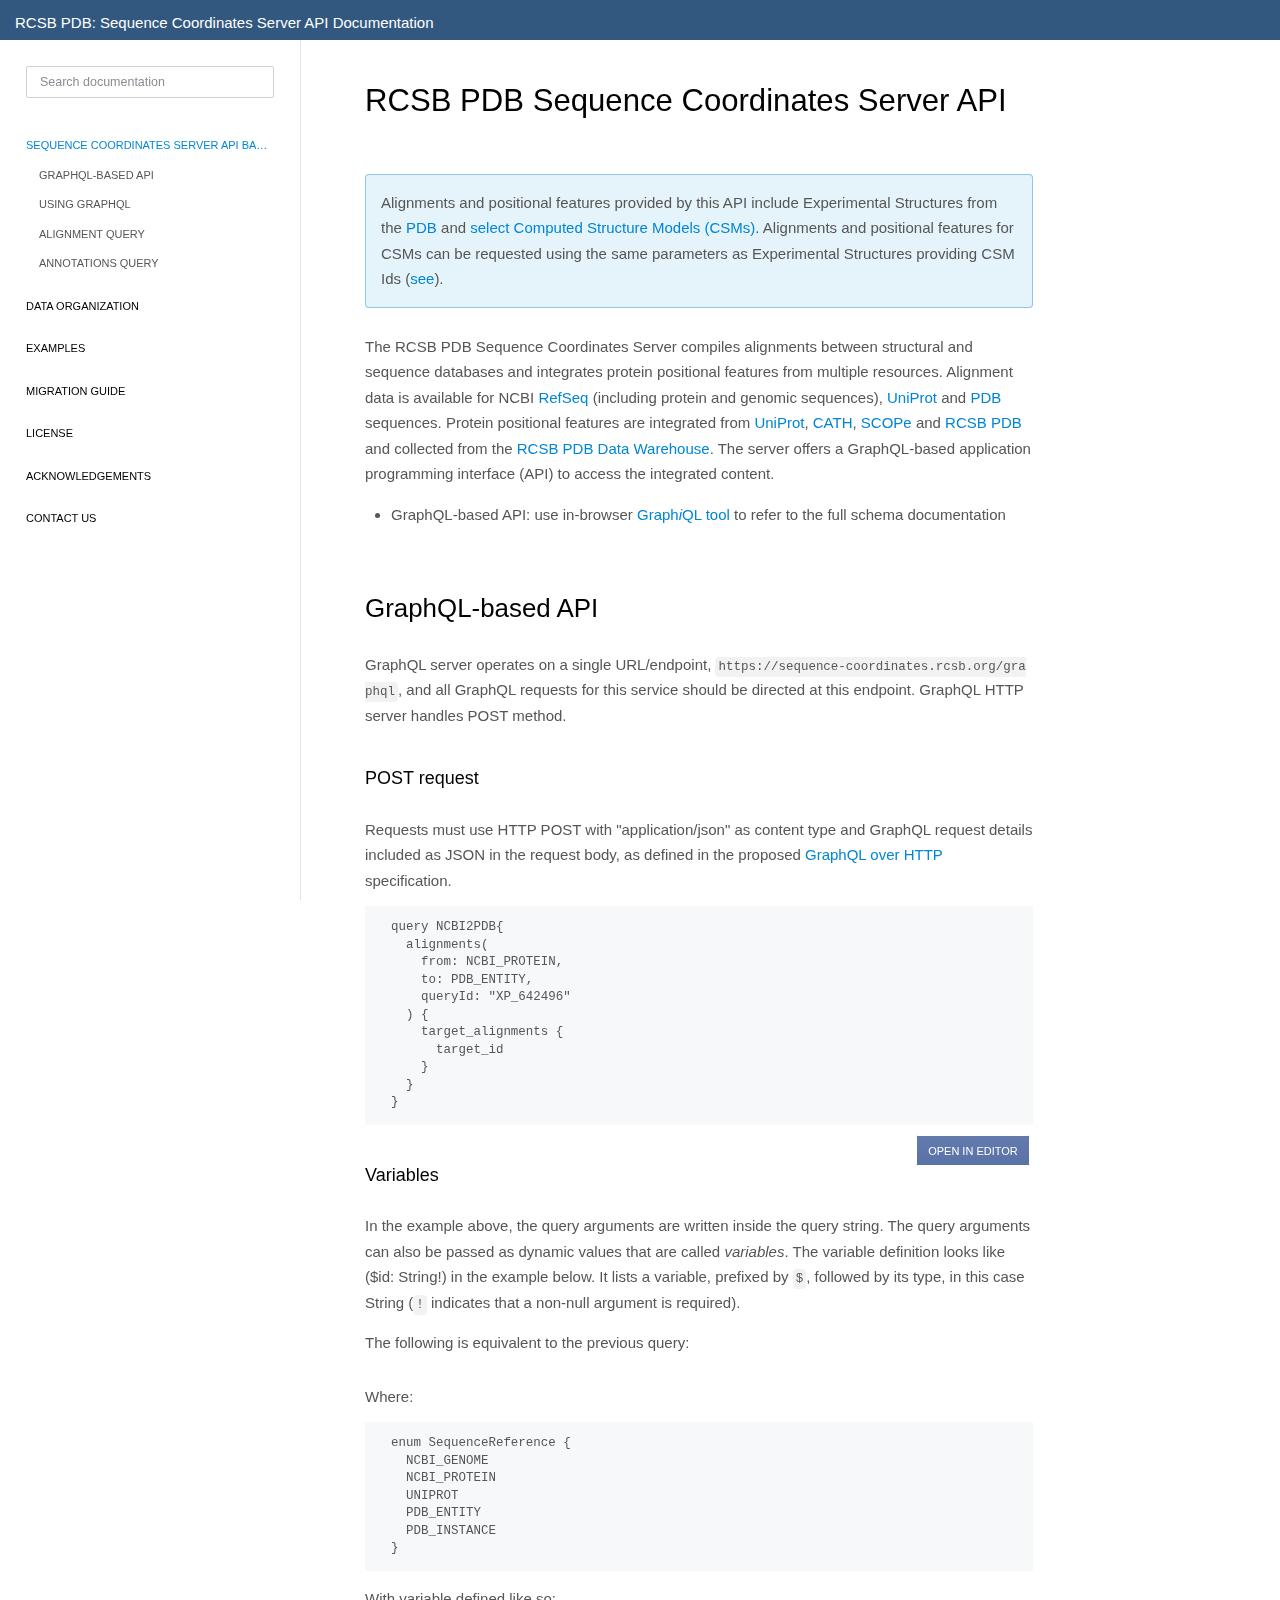
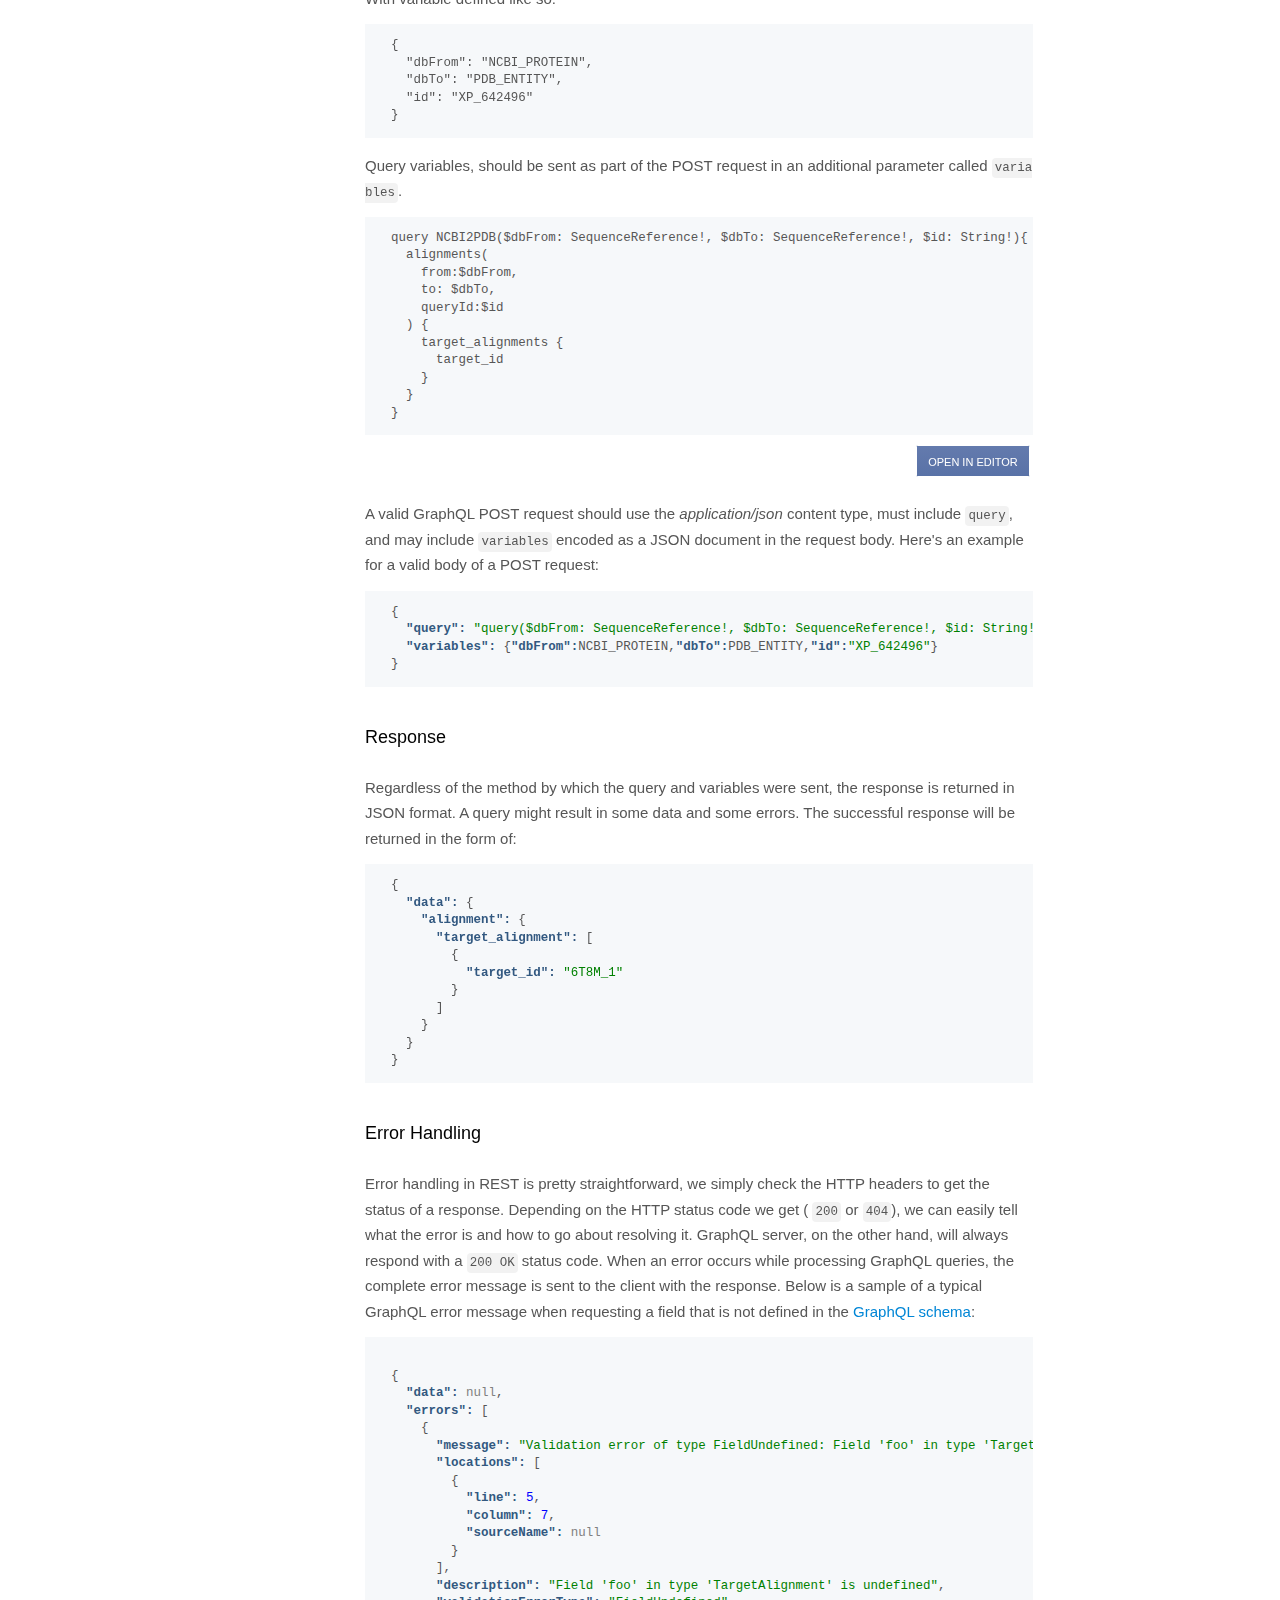
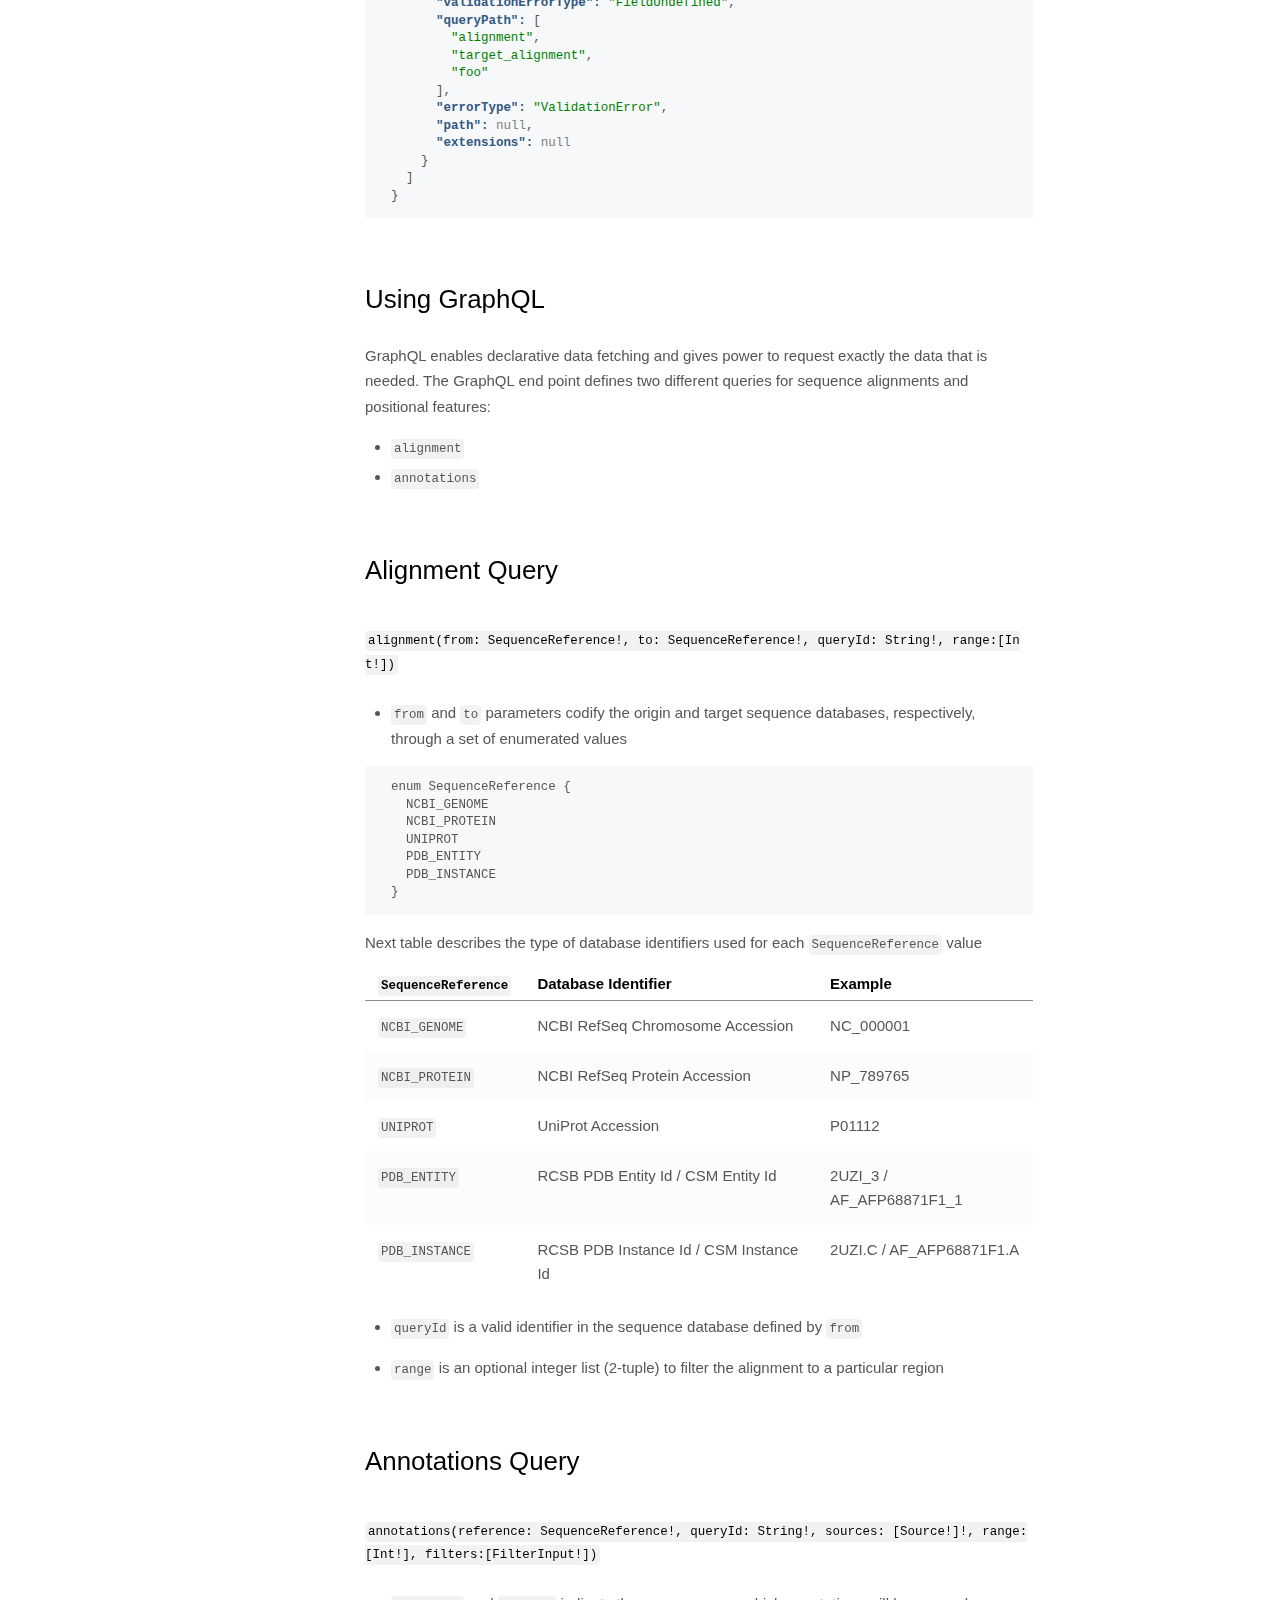
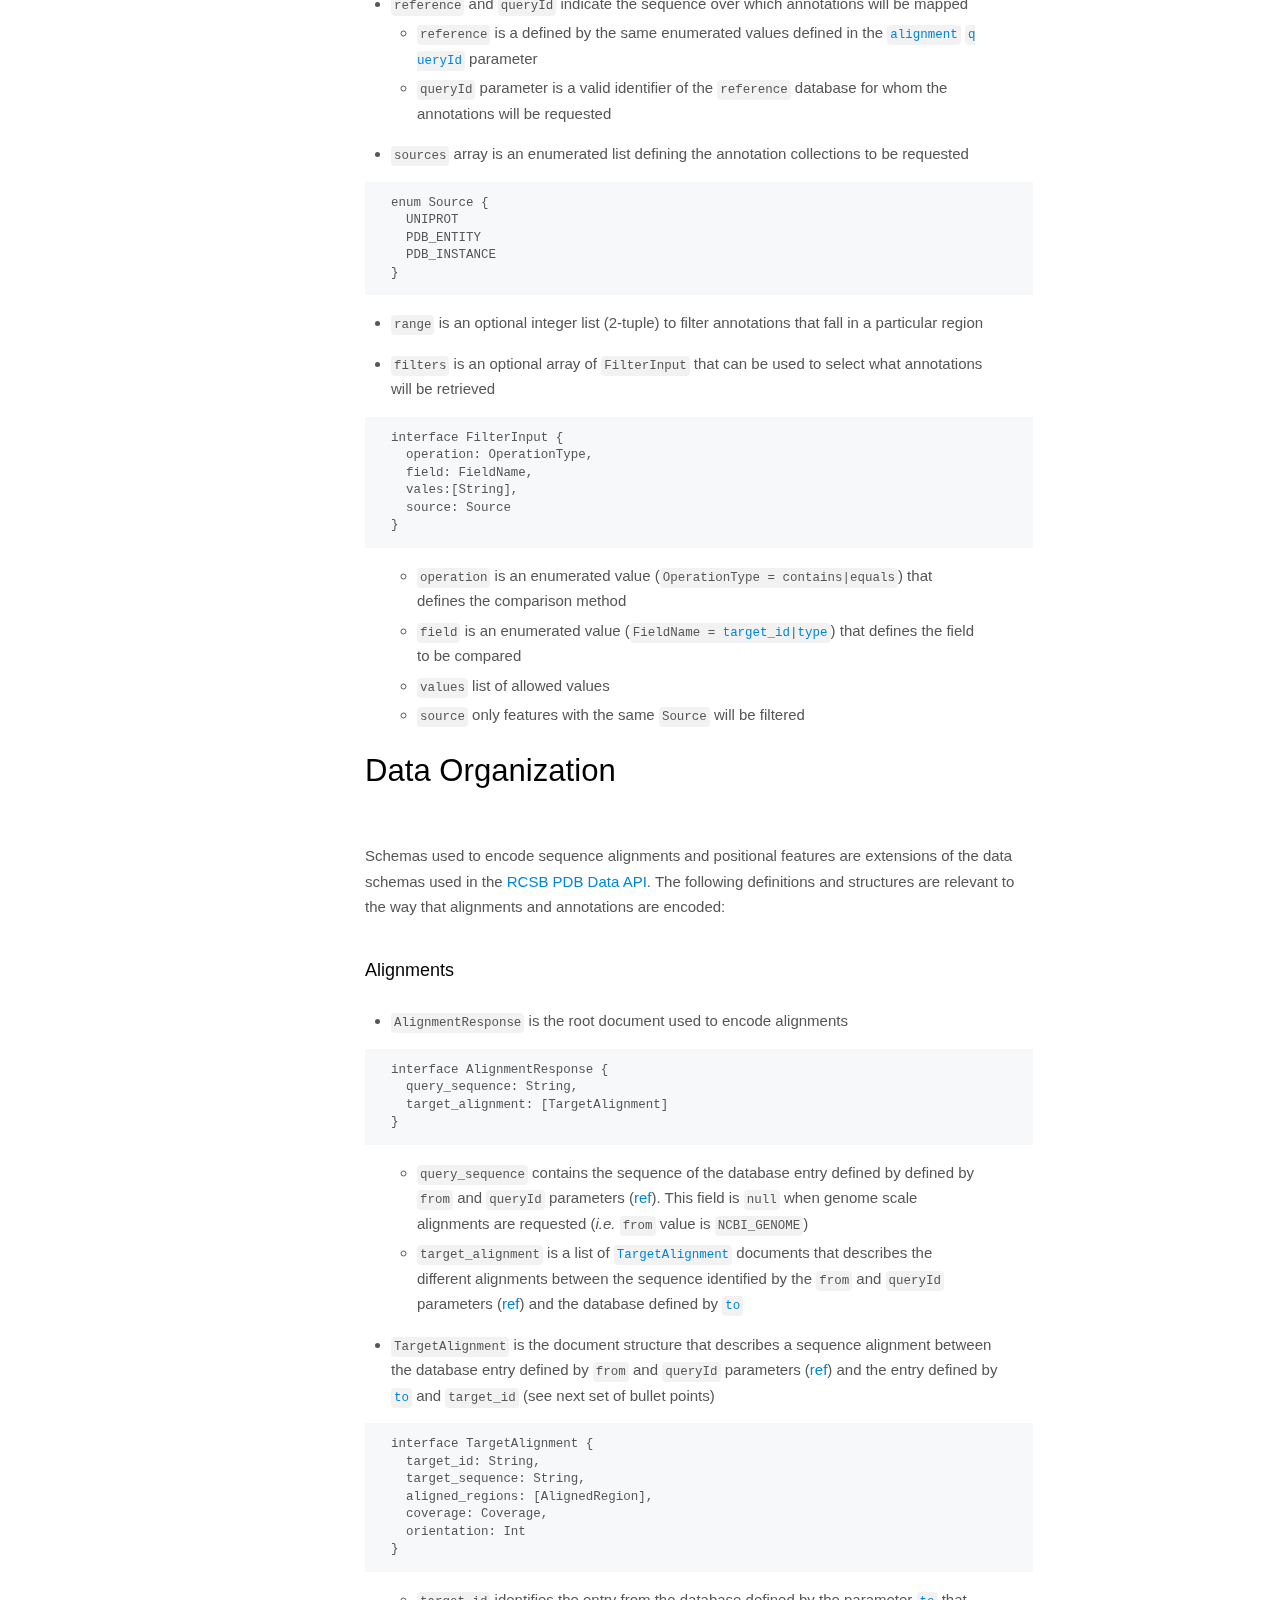
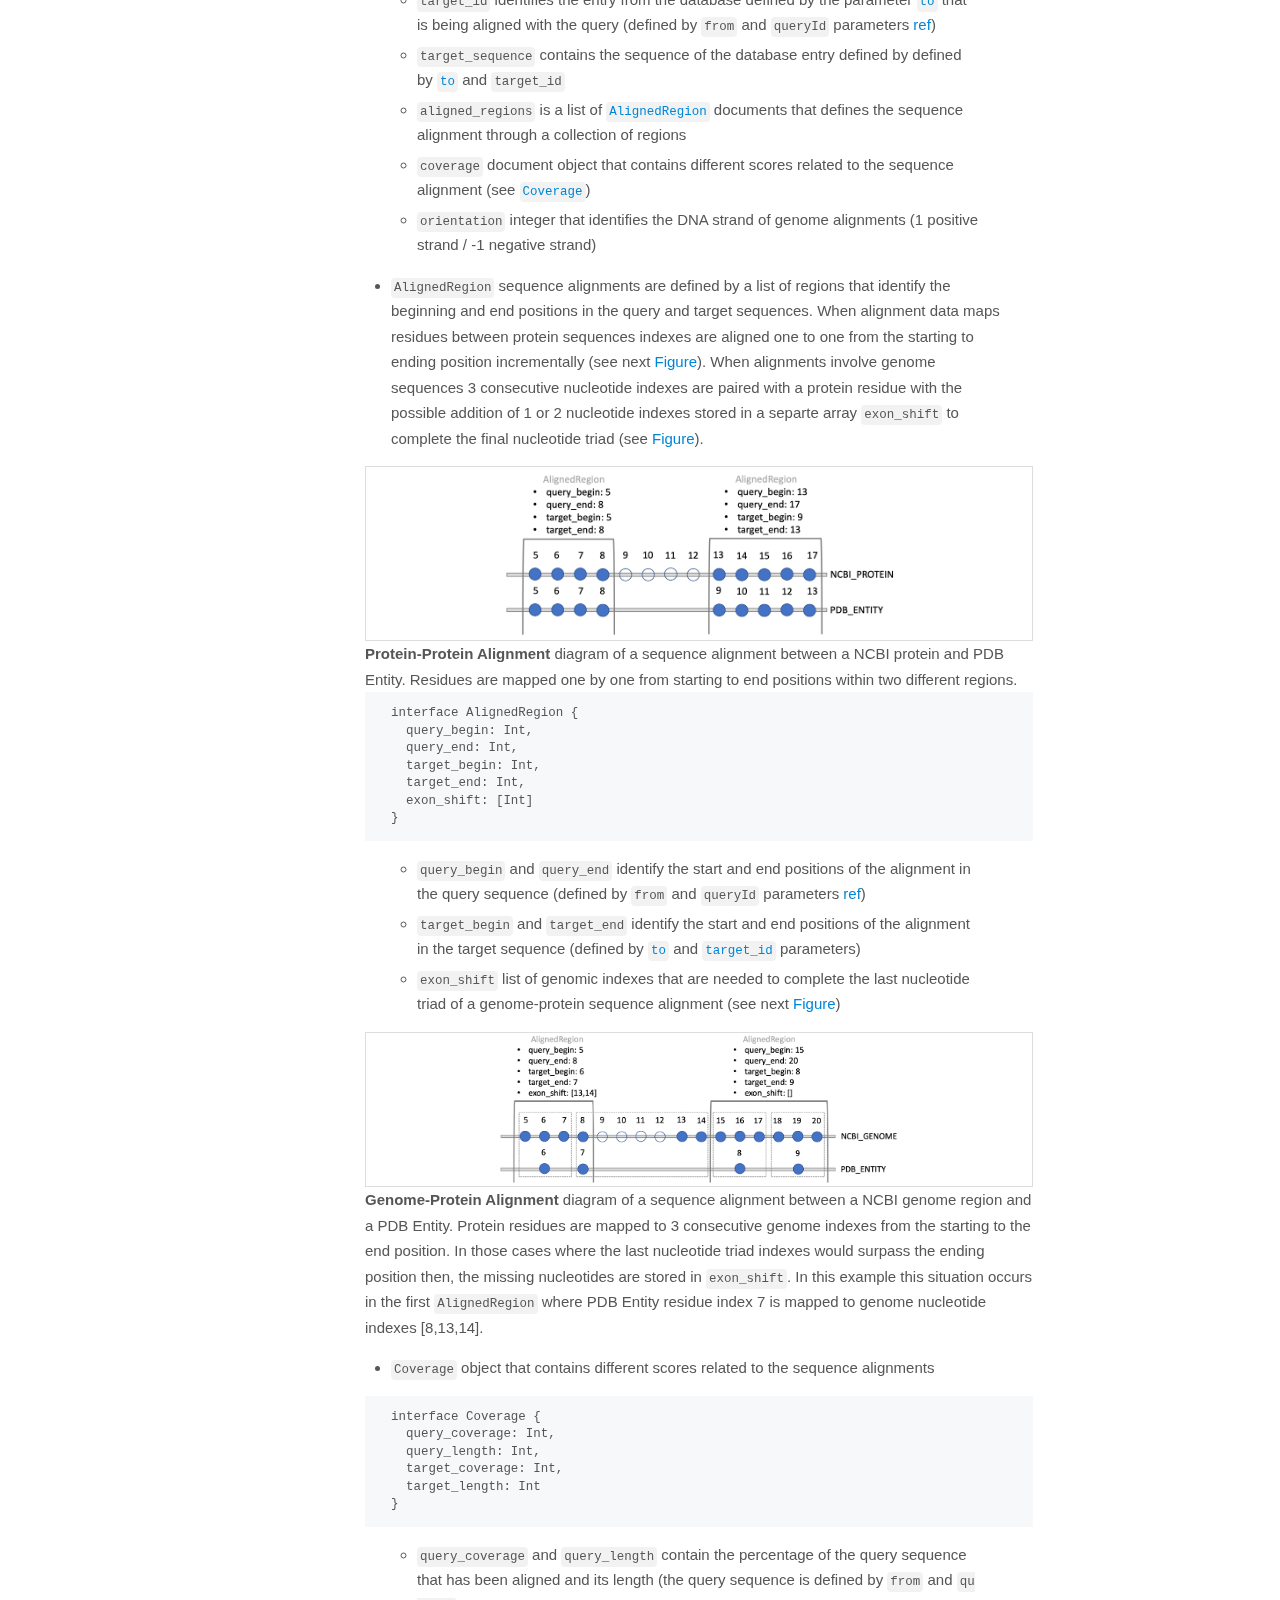
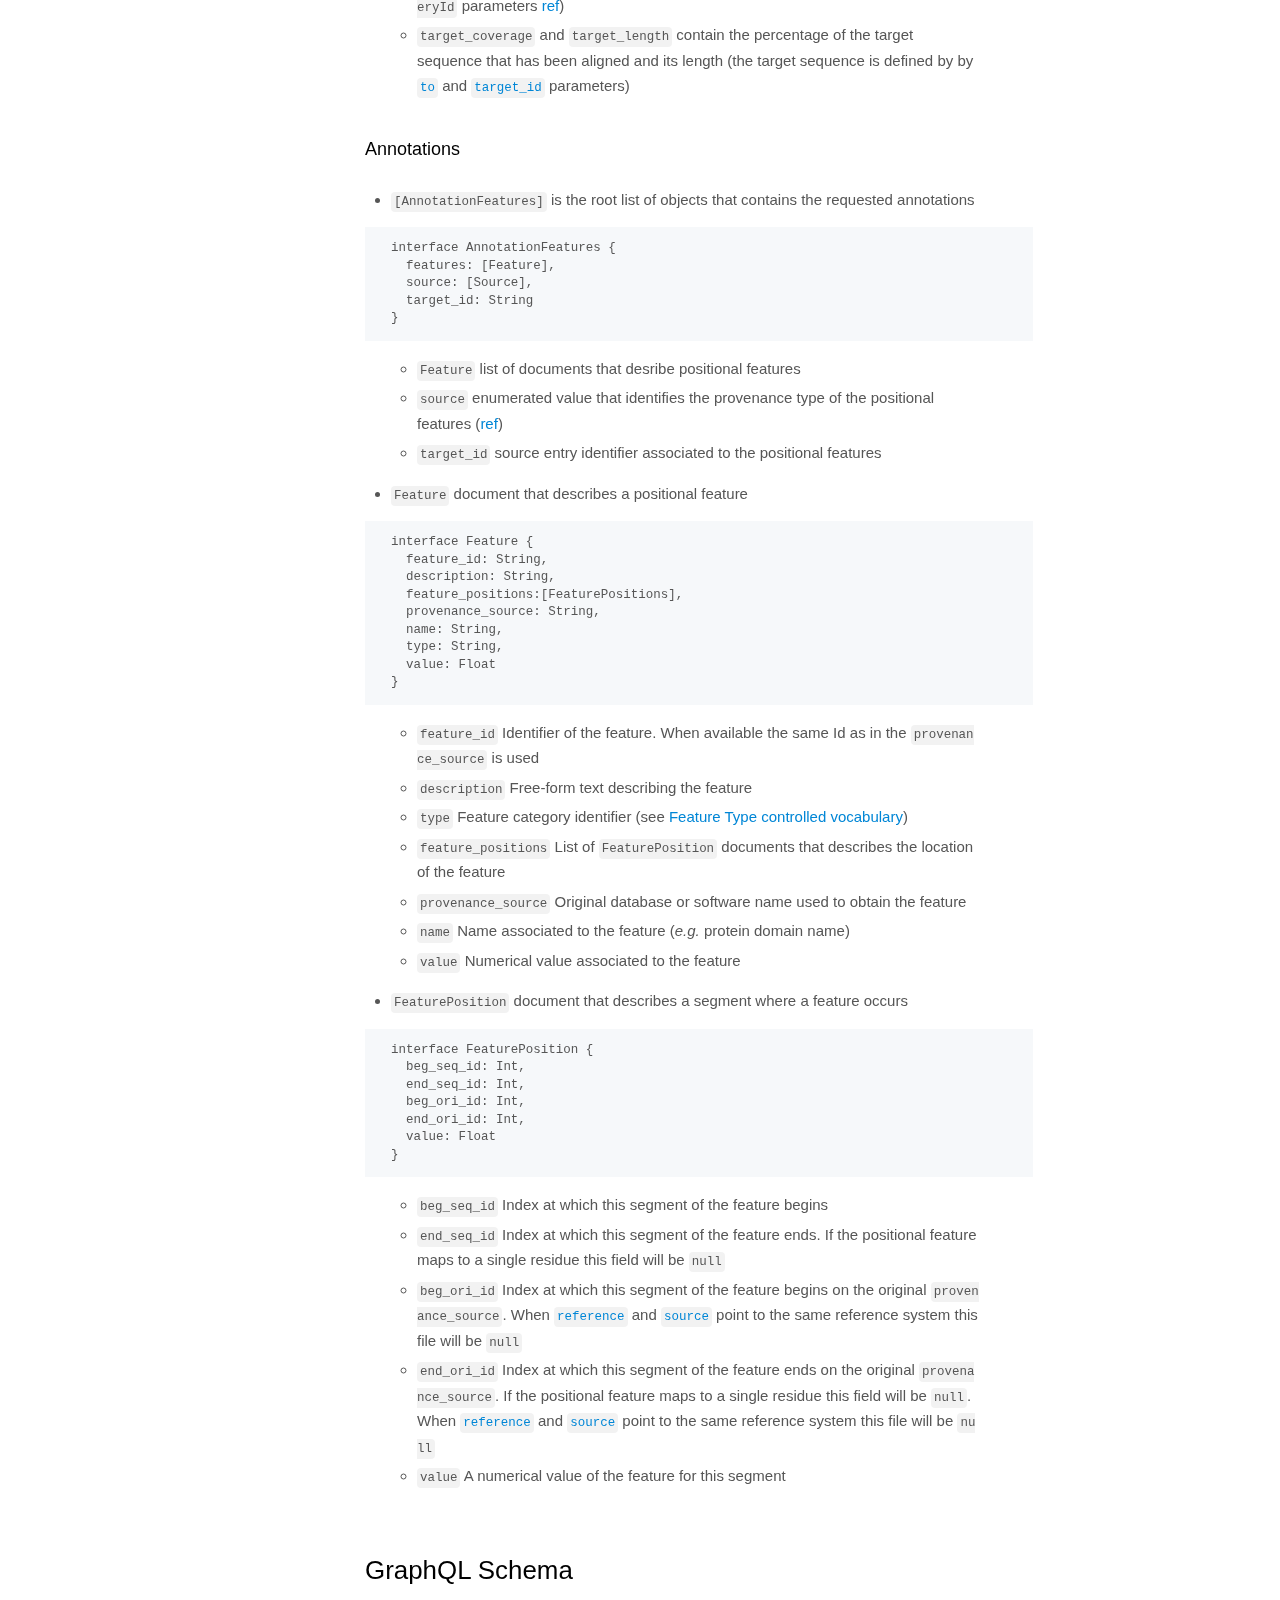
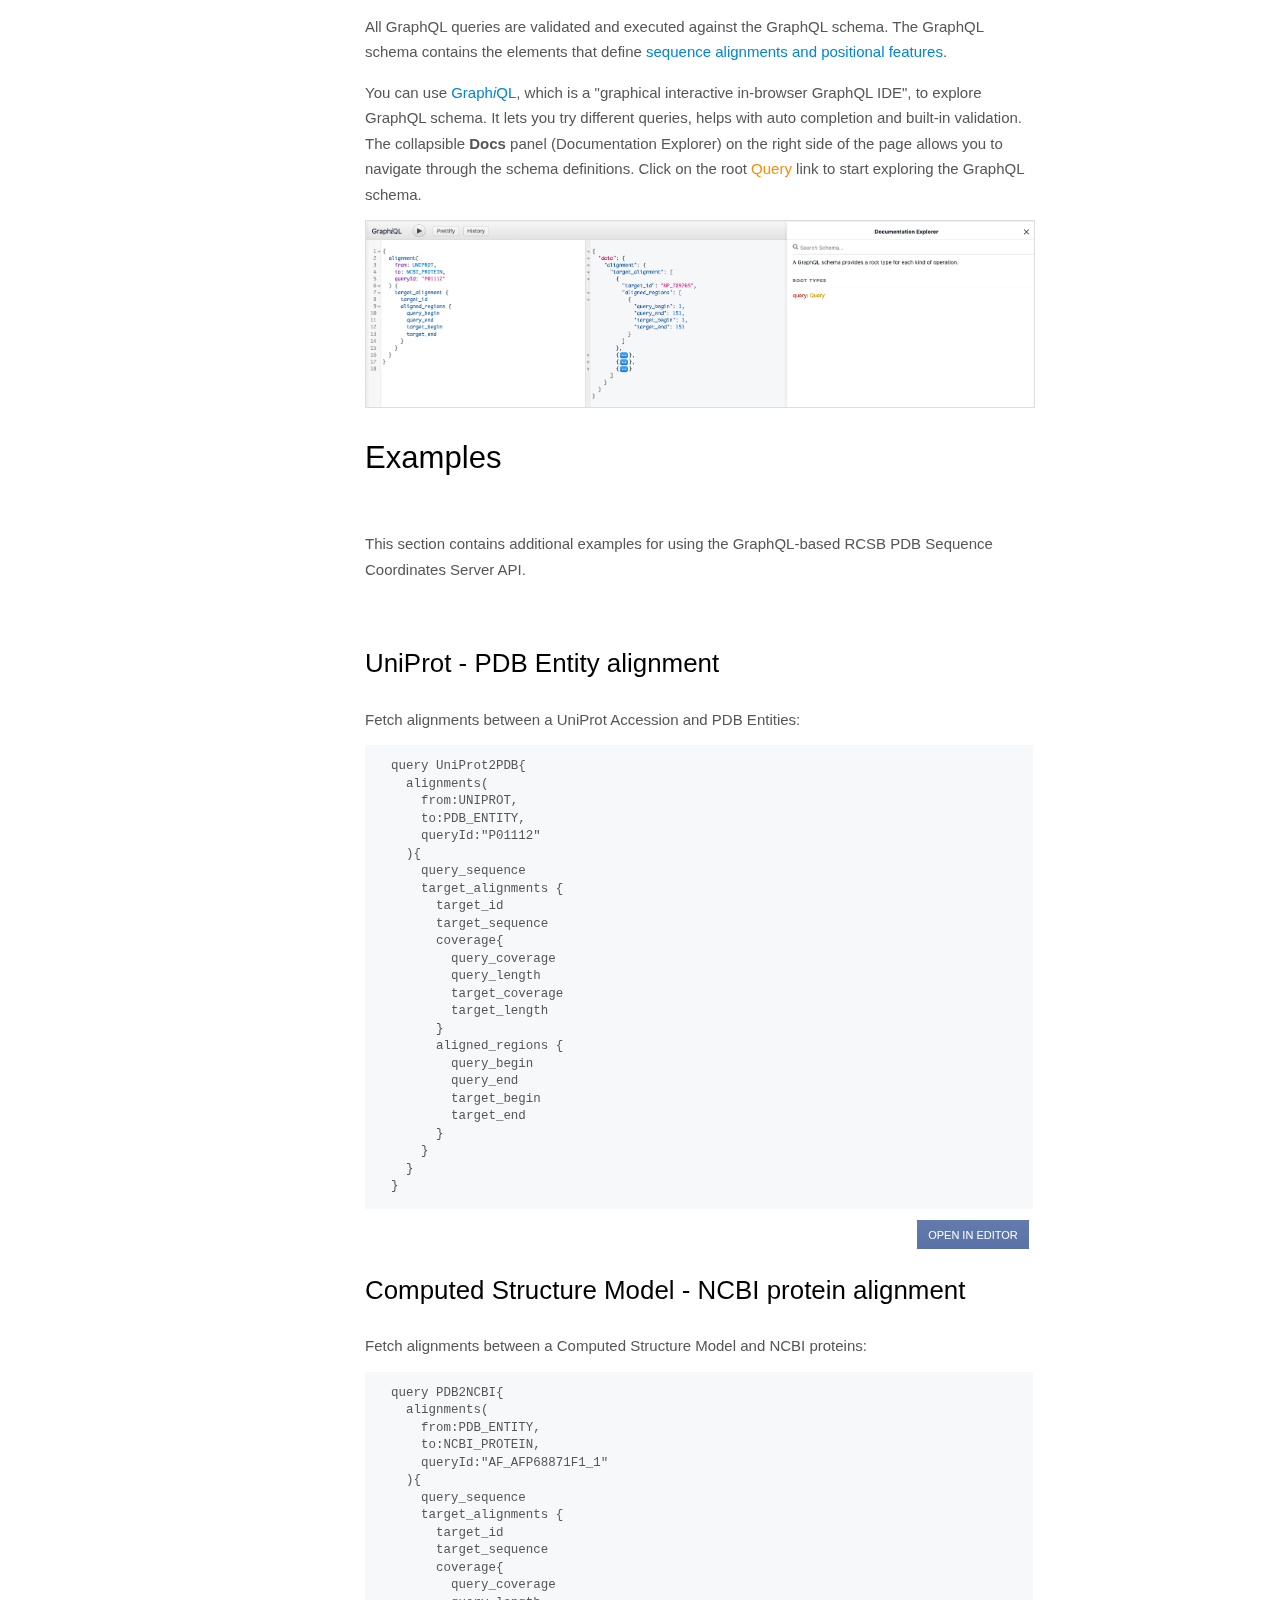
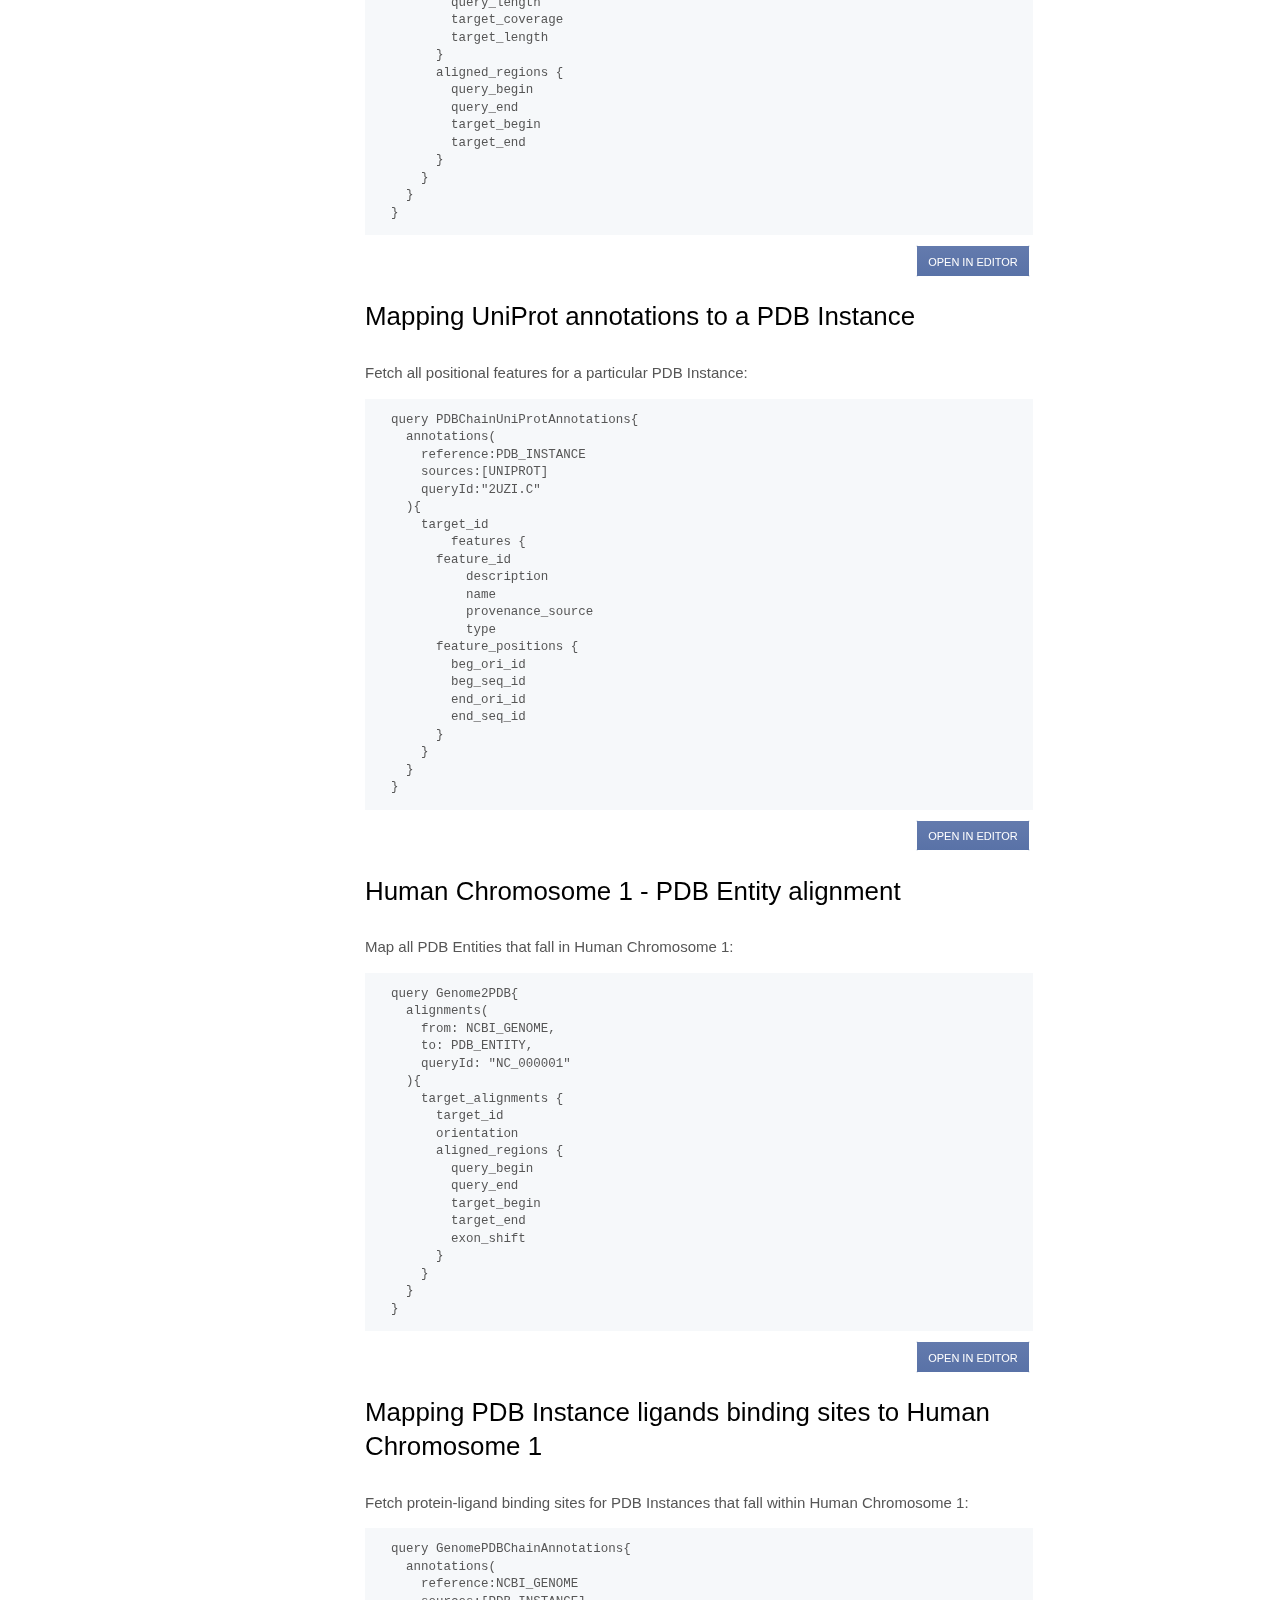
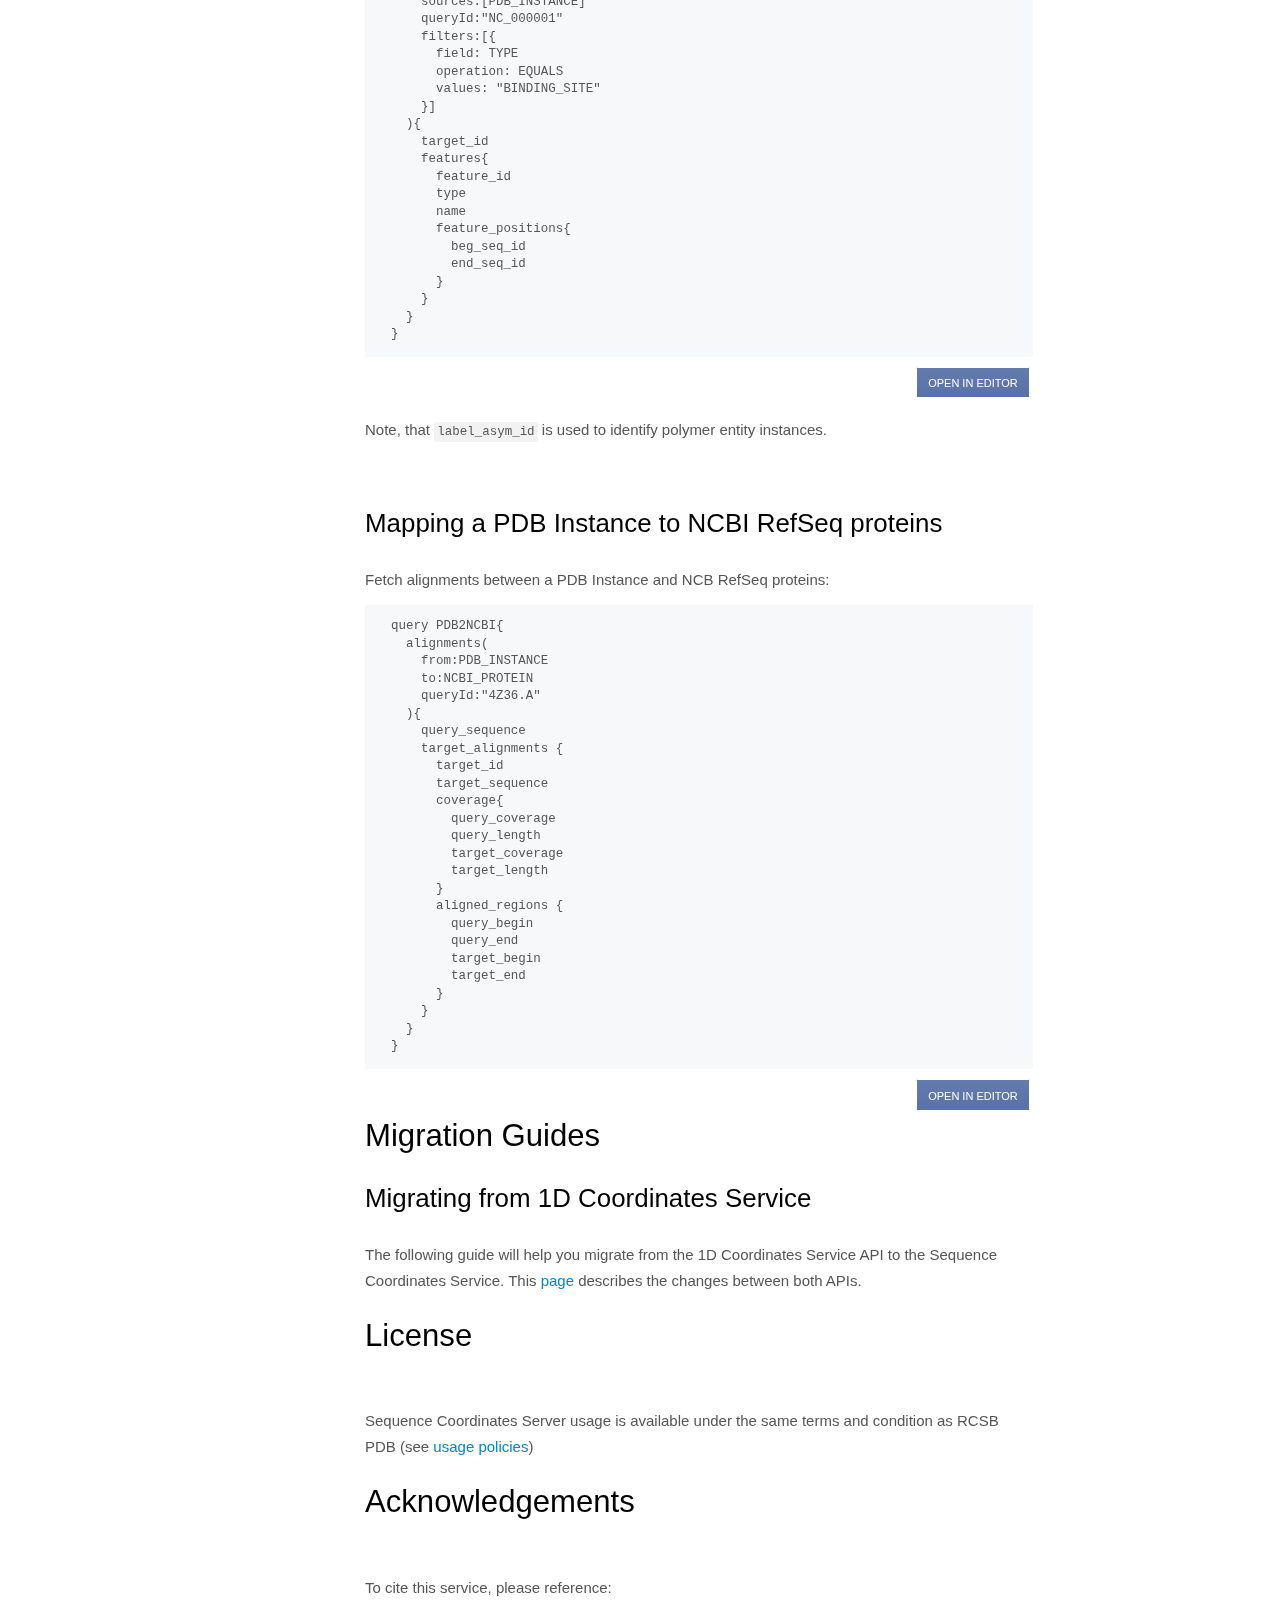
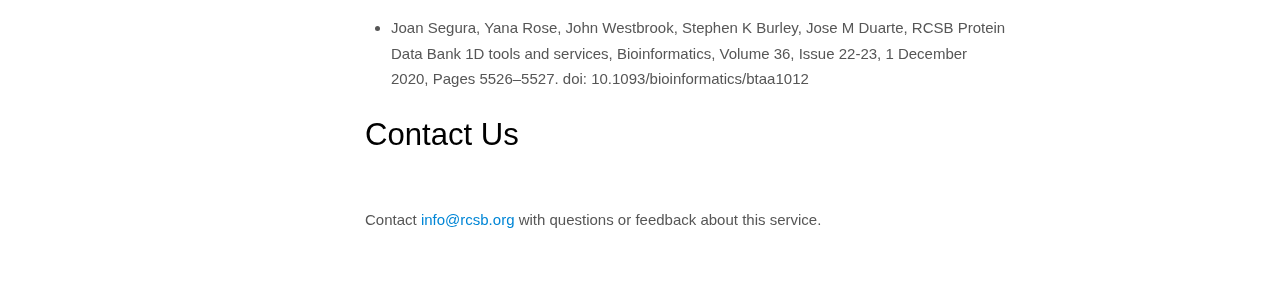
<file: src/main/resources/static/index.html>
<!DOCTYPE html>
<html lang="en" xmlns="http://www.w3.org/1999/html">
<head>
    <meta charset="utf-8">
    <meta content="IE=edge,chrome=1" http-equiv="X-UA-Compatible">
    <meta name="viewport" content="width=device-width, initial-scale=1, maximum-scale=1">
    <title>RCSB PDB Sequence Coordinate Server API: Understanding and Using</title>

    <link href="./docs/assets/screen.css" rel="stylesheet" media="screen">
    <link href="./docs/assets/print.css" rel="stylesheet" media="print">

    <script src="./docs/assets/helpers.js"></script>
</head>

<body data-languages="[&quot;shell&quot;]">

<div class="docs-header">
    <p class="docs-title">RCSB PDB: Sequence Coordinates Server API Documentation</p>
</div>

<div class="toc-wrapper">
    <div class="toc-header">
        <div class="search">
            <label for="input-search"></label><input type="text" class="search" id="input-search" placeholder="Search documentation">
        </div>
        <ul class="search-results">
            <li><a href="#sequence-coordinates-api">Sequence Coordinates Server API Basics</a></li>
            <li><a href="#gql-api">GraphQL-based API</a></li>
            <li><a href="#gql-use">Using GraphQL</a></li>
            <li><a href="#gql-alignment">Alignment Query</a></li>
            <li><a href="#gql-alignment">Annotations Query</a></li>
            <li><a href="#data-organization">Data Organization</a></li>
            <li><a href="#gql-schema">GraphQL Schema</a></li>
            <li><a href="#examples">Examples</a></li>
            <li><a href="#gql-example-1">PDB - UniProt Alignments</a></li>
            <li><a href="#gql-example-6">CSM - NCBI Protein Alignment</a></li>
            <li><a href="#gql-example-2">PDB Instance Features</a></li>
            <li><a href="#gql-example-3">Genome PDB Alignments</a></li>
            <li><a href="#gql-example-4">Genome PDB Features</a></li>
            <li><a href="#gql-example-5">PDB NCBI RefSeq Alignments</a></li>
            <li><a href="#migration-guides">Migration Guides</a></li>
            <li><a href="#license">License</a></li>
            <li><a href="#acknowledgements">Acknowledgements</a></li>
            <li><a href="#contact-us">Contact Us</a></li>
        </ul>
    </div>
    <div id="toc" class="toc-list-h1">
        <li>
            <a href="#sequence-coordinates-api" class="toc-h1 toc-link" data-title="sequence-coordinates-api">Sequence Coordinates Server API Basics</a>
            <ul class="toc-list-h2 active" style="display: block;">
                <li>
                    <a href="#gql-api" class="toc-h2 toc-link" data-title="gql-api">GraphQL-based API</a>
                </li>
                <li>
                    <a href="#gql-use" class="toc-h2 toc-link" data-title="gql-use">Using GraphQL</a>
                </li>
                <li>
                    <a href="#gql-alignment" class="toc-h2 toc-link" data-title="gql-alignment">Alignment Query</a>
                </li>
                <li>
                    <a href="#gql-annotations" class="toc-h2 toc-link" data-title="gql-annotations">Annotations Query</a>
                </li>
            </ul>
        </li>
        <li>
            <a href="#data-organization" class="toc-h1 toc-link" data-title="data-organization">Data Organization</a>
            <ul class="toc-list-h2 active" style="display: block;">
                <li>
                    <a href="#gql-schema" class="toc-h2 toc-link" data-title="gql-schema">GraphQL Schema</a>
                </li>
            </ul>
        </li>

        <li>
            <a href="#examples" class="toc-h1 toc-link" data-title="examples">Examples</a>
            <ul class="toc-list-h2" style="display: none;">
                <li>
                    <a href="#gql-example-1" class="toc-h2 toc-link" data-title="gql-example-1">PDB - UniProt Alignments</a>
                </li>
                <li>
                    <a href="#gql-example-6" class="toc-h2 toc-link" data-title="gql-example-6">CSM - NCBI Protein Alignment</a>
                </li>
                <li>
                    <a href="#gql-example-2" class="toc-h2 toc-link" data-title="gql-example-2">PDB Instance Features</a>
                </li>
                <li>
                    <a href="#gql-example-3" class="toc-h2 toc-link" data-title="gql-example-3">Genome PDB Alignments</a>
                </li>
                <li>
                    <a href="#gql-example-4" class="toc-h2 toc-link" data-title="gql-example-4">Genome PDB Features</a>
                </li>
                <li>
                    <a href="#gql-example-5" class="toc-h2 toc-link" data-title="gql-example-5">PDB NCBI RefSeq Alignments</a>
                </li>
            </ul>
        </li>
        <li>
            <a href="#migration-guide" class="toc-h1 toc-link" data-title="migration-guide">Migration Guide</a>
            <ul class="toc-list-h2 active" style="display: block;">
                <li>
                    <a href="#migration-1d-seq" class="toc-h2 toc-link" data-title="migration-1d-seq">Migrating from 1D Coordinates Service</a>
                </li>
            </ul>
        </li>
        <li>
            <a href="#license" class="toc-h1 toc-link" data-title="data-attributes">License</a>
        </li>
        <li>
            <a href="#acknowledgements" class="toc-h1 toc-link" data-title="acknowledgements">Acknowledgements</a>
        </li>
        <li>
            <a href="#contact-us" class="toc-h1 toc-link" data-title="contact-us">Contact Us</a>
        </li>
    </div>
</div>

<div class="main-page-wrapper">

    <div class="content">
        <h1 id="sequence-coordinates-api">RCSB PDB Sequence Coordinates Server API</h1>
        <aside>
            Alignments and positional features provided by this API include Experimental Structures from the <a href="https://www.rcsb.org/">PDB</a> and
            <a href="https://www.rcsb.org/docs/general-help/computed-structure-models-and-rcsborg#what-csms-are-available">select Computed Structure Models (CSMs)</a>.
            Alignments and positional features for CSMs can be requested using the same parameters as Experimental Structures providing CSM Ids (<a href="#gql-alignment">see</a>).
        </aside>
        <p>
            The RCSB PDB Sequence Coordinates Server compiles alignments between structural and sequence databases and integrates protein positional features from multiple resources.
            Alignment data is available for NCBI <a href="https://www.ncbi.nlm.nih.gov/refseq/" target="_blank">RefSeq</a> (including protein and genomic sequences), <a href="https://www.uniprot.org" target="_blank">UniProt</a> and <a href="https://www.rcsb.org/" target="_blank">PDB</a> sequences.
            Protein positional features are integrated from <a href="https://www.uniprot.org" target="_blank">UniProt</a>, <a href="https://www.cathdb.info/">CATH</a>, <a href="https://scop.berkeley.edu" target="_blank">SCOPe</a> and <a href="https://www.rcsb.org/" target="_blank">RCSB PDB</a>
            and collected from the <a href="https://data.rcsb.org" target="_blank">RCSB PDB Data Warehouse</a>.
            The server offers a GraphQL-based application programming interface (API) to access the integrated content.
        </p>
        <ul>
            <li>
                GraphQL-based API: use in-browser <a href="/graphiql/index.html" target="_blank">Graph<i>i</i>QL tool</a>
                to refer to the full schema documentation
            </li>
        </ul>


        <h2 id="gql-api">GraphQL-based API</h2>
        <p>
            GraphQL server operates on a single URL/endpoint, <code>https://sequence-coordinates.rcsb.org/graphql</code>, and all
            GraphQL requests for this service should be directed at this endpoint. GraphQL HTTP server handles POST method.
        </p>

        <h5 id="gql-api-request">POST request</h5>
        <p>
            Requests must use HTTP POST with "application/json" as content type and GraphQL request details included as JSON in the request body,
            as defined in the proposed <a href="https://github.com/graphql/graphql-over-http/blob/main/spec/GraphQLOverHTTP.md">GraphQL over HTTP</a> specification.
        </p>
        <div id="gql-api-query-example"></div>
        <h5 id="gql-api-variables">Variables</h5>
        <p>
            In the example above, the query arguments are written inside the query string. The query
            arguments can also be passed as dynamic values that are called <i>variables</i>. The variable
            definition looks like ($id: String!) in the example below. It lists a variable, prefixed by <code>$</code>,
            followed by its type, in this case String (<code>!</code> indicates that a non-null argument is required).
        </p>
        <p>
            The following is equivalent to the previous query:
        </p>
        <div id="gql-api-query-with-variable"></div>
        <p>
            Where:
        </p>
        <div id="gql-api-sequence-reference-enum"></div>
        <p>
            With variable defined like so:
        </p>
        <div id="gql-api-query-variable"></div>
        <p>
            Query variables, should be sent as part of the POST request in an additional parameter
            called <code>variables</code>.
        </p>
        <div id="gql-api-query-example-with-vars"></div>
        <br/>
        <br/>
        <p>
            A valid GraphQL POST request should use the <i>application/json</i> content type,
            must include <code>query</code>, and may include <code>variables</code> encoded as a JSON document in the request body.
            Here's an example for a valid body of a POST request:
        </p>
        <div id="gql-api-query-post"></div>

        <h5 id="gql-response">Response</h5>
        <p>
            Regardless of the method by which the query and variables were sent, the response is returned in JSON format.
            A query might result in some data and some errors. The successful response will be returned in the form of:
        </p>
        <div id="gql-api-response"></div>

        <h5 id="gql-error-handling">Error Handling</h5>
        <p>
            Error handling in REST is pretty straightforward, we simply check the HTTP headers to get the status of a
            response. Depending on the HTTP status code we get ( <code>200</code> or <code>404</code>), we can easily
            tell what the error is and how to go about resolving it. GraphQL server, on the other hand, will always
            respond with a <code>200 OK</code> status code. When an error occurs while processing GraphQL queries, the
            complete error message is sent to the client with the response. Below is a sample of a typical GraphQL error
            message when requesting a field that is not defined in the <a href="#gql-schema">GraphQL schema</a>:
        </p>
        <div id="gql-api-error"></div>

        <h2 id="gql-use">Using GraphQL</h2>
        <p>
            GraphQL enables declarative data fetching and gives power to request exactly the data that is needed.
            The GraphQL end point defines two different queries for sequence alignments and positional features:
        </p>
        <ul>
            <li>
                <code>alignment</code>
            </li>
            <li>
                <code>annotations</code>
            </li>
        </ul>

        <h2 id="gql-alignment">Alignment Query</h2>

        <h5><code>alignment(from: SequenceReference!, to: SequenceReference!, queryId: String!, range:[Int!])</code></h5>

        <ul>
            <li><code>from</code> and <code>to</code> parameters codify the origin and target sequence databases, respectively, through a set of enumerated values</li>
        </ul>
        <div id="gql-api-sequence-reference-enum-bis"></div>
        <p>
            Next table describes the type of database identifiers used for each <code>SequenceReference</code> value
        </p>
        <table>
            <thead>
            <tr>
                <th><code>SequenceReference</code></th>
                <th>Database Identifier</th>
                <th>Example</th>
            </tr>
            </thead>
            <tbody>
            <tr>
                <td><code>NCBI_GENOME</code></td>
                <td>NCBI RefSeq Chromosome Accession</td>
                <td>NC_000001</td>
            </tr>
            <tr>
                <td><code>NCBI_PROTEIN</code></td>
                <td>NCBI RefSeq Protein Accession</td>
                <td>NP_789765</td>
            </tr>
            <tr>
                <td><code>UNIPROT</code></td>
                <td>UniProt Accession</td>
                <td>P01112</td>
            </tr>
            <tr>
                <td><code>PDB_ENTITY</code></td>
                <td>RCSB PDB Entity Id / CSM Entity Id</td>
                <td>2UZI_3 / AF_AFP68871F1_1</td>
            </tr>
            <tr>
                <td><code>PDB_INSTANCE</code></td>
                <td>RCSB PDB Instance Id / CSM Instance Id</td>
                <td>2UZI.C / AF_AFP68871F1.A</td>
            </tr>
            </tbody>
        </table>
        <ul>
            <li><code>queryId</code> is a valid identifier in the sequence database defined by <code>from</code></li>
        </ul>
        <ul>
            <li><code>range</code> is an optional integer list (2-tuple) to filter the alignment to a particular region</li>
        </ul>


        <h2 id="gql-annotations">Annotations Query</h2>

        <h5><code>annotations(reference: SequenceReference!, queryId: String!, sources: [Source!]!, range:[Int!], filters:[FilterInput!])</code></h5>

        <ul>
            <li><code>reference</code> and <code>queryId</code> indicate the sequence over which annotations will be mapped</li>
            <ul>
                <li><code>reference</code> is a defined by the same enumerated values defined in the <a href="#gql-alignment"><code>alignment</code> <code>queryId</code></a> parameter</li>
                <li><code>queryId</code> parameter is a valid identifier of the <code>reference</code> database for whom the annotations will be requested</li>
            </ul>
        </ul>
        <ul>
            <li><code>sources</code> array is an enumerated list defining the annotation collections to be requested</li>
        </ul>
        <div id="gql-api-source-enum"></div>
        <ul>
            <li><code>range</code> is an optional integer list (2-tuple) to filter annotations that fall in a particular region</li>
        </ul>
        <ul>
            <li><code>filters</code> is an optional array of <code>FilterInput</code> that can be used to select what annotations will be retrieved</li>
        </ul>
        <div id="gql-api-filter-input"></div>
        <ul>
            <ul>
                <li>
                    <code>operation</code> is an enumerated value (<code>OperationType = contains|equals</code>) that defines the comparison method
                </li>
            </ul>
            <ul>
                <li>
                    <code>field</code> is an enumerated value (<code>FieldName = <a href="#gql-api-annotation-features">target_id</a>|<a href="#gql-api-feature">type</a></code>) that defines the field to be compared
                </li>
            </ul>
            <ul>
                <li>
                    <code>values</code> list of allowed values
                </li>
            </ul>
            <ul>
                <li>
                    <code>source</code> only features with the same <code>Source</code> will be filtered
                </li>
            </ul>
        </ul>

        <h1 id="data-organization">Data Organization</h1>
        <p>
            Schemas used to encode sequence alignments and positional features are extensions of the data schemas used in the <a href="https://data.rcsb.org" target="_blank">RCSB PDB Data API</a>.
            The following definitions and structures are relevant to the way that alignments and annotations are encoded:
        </p>
        <h5>Alignments</h5>
        <ul>
            <li>
                <code>AlignmentResponse</code> is the root document used to encode alignments
            </li>
        </ul>
        <div id="gql-api-alignment-response"></div>
        <ul>
            <ul>
                <li>
                    <code>query_sequence</code> contains the sequence of the database entry defined by defined by <code>from</code> and <code>queryId</code> parameters (<a href="#gql-alignment">ref</a>).
                    This field is <code>null</code> when genome scale alignments are requested (<i>i.e.</i> <code>from</code> value is <code>NCBI_GENOME</code>)
                </li>
                <li>
                    <code>target_alignment</code> is a list of <a href="#gql-api-target-alignment"><code>TargetAlignment</code></a> documents that describes the different alignments between the sequence identified by the <code>from</code> and <code>queryId</code> parameters (<a href="#gql-alignment">ref</a>)
                    and the database defined by <a href="#gql-alignment"><code>to</code></a>
                </li>

            </ul>
        </ul>
        <ul>
            <li>
                <code>TargetAlignment</code> is the document structure that describes a sequence alignment between the database entry defined by <code>from</code> and <code>queryId</code> parameters (<a href="#gql-alignment">ref</a>)
                and the entry defined by <a href="#gql-alignment"><code>to</code></a> and <code>target_id</code> (see next set of bullet points)
            </li>
        </ul>
        <div id="gql-api-target-alignment"></div>
        <ul>
            <ul>
                <li>
                    <code>target_id</code> identifies the entry from the database defined by the parameter <a href="#gql-alignment"><code>to</code></a> that is being aligned with the query (defined by <code>from</code> and <code>queryId</code> parameters <a href="#gql-alignment">ref</a>)
                </li>
                <li>
                    <code>target_sequence</code> contains the sequence of the database entry defined by defined by <a href="#gql-alignment"><code>to</code></a> and <code>target_id</code>
                </li>
                <li>
                    <code>aligned_regions</code> is a list of <a href="#gql-api-aligned-region"><code>AlignedRegion</code></a> documents that defines the sequence alignment through a collection of regions
                </li>
                <li>
                    <code>coverage</code> document object that contains different scores related to the sequence alignment (see <a href="#gql-api-coverage"><code>Coverage</code></a>)
                </li>
                <li>
                    <code>orientation</code> integer that identifies the DNA strand of genome alignments (1 positive strand / -1 negative strand)
                </li>
            </ul>
        </ul>

        <ul>
            <li>
                <code>AlignedRegion</code> sequence alignments are defined by a list of regions that identify the beginning and end positions in the query and target sequences.
                When alignment data maps residues between protein sequences indexes are aligned one to one from the starting to ending position incrementally (see next <a href="#gql-api-protein-alignment">Figure</a>).
                When alignments involve genome sequences 3 consecutive nucleotide indexes are paired with a protein residue with the possible addition of 1 or 2 nucleotide indexes stored in a separte array
                <code>exon_shift</code> to complete the final nucleotide triad (see <a href="#gql-api-genome-alignment">Figure</a>).
            </li>
        </ul>
        <div id="gql-api-protein-alignment" style="border: 1px solid #ddd;">
            <img width="60%" style="display:block; margin: auto;" src="docs/images/protein_alignment.png" alt="GraphiQL">
        </div>
        <span>
            <b>Protein-Protein Alignment</b> diagram of a sequence alignment between a NCBI protein and PDB Entity.
            Residues are mapped one by one from starting to end positions within two different regions.
        </span>
        <br/>

        <div id="gql-api-aligned-region"></div>
        <ul>
            <ul>
                <li>
                    <code>query_begin</code> and <code>query_end</code> identify the start and end positions of the alignment in the query sequence
                    (defined by <code>from</code> and <code>queryId</code> parameters <a href="#gql-alignment">ref</a>)
                </li>
                <li>
                    <code>target_begin</code> and <code>target_end</code> identify the start and end positions of the alignment in the target sequence
                    (defined by <a href="#gql-alignment"><code>to</code></a> and <a href="#gql-api-target-alignment"><code>target_id</code></a> parameters)
                </li>
                <li>
                    <code>exon_shift</code> list of genomic indexes that are needed to complete the last nucleotide triad of a genome-protein sequence alignment (see next <a href="#gql-api-genome-alignment">Figure</a>)
                </li>
            </ul>
        </ul>
        <div id="gql-api-genome-alignment" style="border: 1px solid #ddd;">
            <img width="60%" style="display:block; margin: auto;" src="docs/images/genome_alignment.png" alt="GraphiQL">
        </div>
        <span>
            <b>Genome-Protein Alignment</b> diagram of a sequence alignment between a NCBI genome region and a PDB Entity.
            Protein residues are mapped to 3 consecutive genome indexes from the starting to the end position.
            In those cases where the last nucleotide triad indexes would surpass the ending position then, the missing nucleotides are stored in <code>exon_shift</code>.
            In this example this situation occurs in the first <code>AlignedRegion</code> where PDB Entity residue index 7 is mapped to genome nucleotide indexes [8,13,14].
        </span>
        <br/>

        <ul>
            <li>
                <code>Coverage</code> object that contains different scores related to the sequence alignments
            </li>
        </ul>
        <div id="gql-api-coverage"></div>
        <ul>
            <ul>
                <li>
                    <code>query_coverage</code> and <code>query_length</code> contain the percentage of the query sequence that has been aligned and its length
                    (the query sequence is defined by <code>from</code> and <code>queryId</code> parameters <a href="#gql-alignment">ref</a>)
                </li>
                <li>
                    <code>target_coverage</code> and <code>target_length</code> contain the percentage of the target sequence that has been aligned and its length
                    (the target sequence is defined by by <a href="#gql-alignment"><code>to</code></a> and <a href="#gql-api-target-alignment"><code>target_id</code></a> parameters)
                </li>
            </ul>
        </ul>
        <h5>Annotations</h5>
        <ul>
            <li>
                <code>[AnnotationFeatures]</code> is the root list of objects that contains the requested annotations
            </li>
        </ul>
        <div id="gql-api-annotation-features"></div>
        <ul>
            <ul>
                <li>
                    <code>Feature</code> list of documents that desribe positional features
                </li>
                <li>
                    <code>source</code> enumerated value that identifies the provenance type of the positional features (<a href="#gql-annotations">ref</a>)
                </li>
                <li>
                    <code>target_id</code> source entry identifier associated to the positional features
                </li>
            </ul>
        </ul>
        <ul>
            <li>
                <code>Feature</code> document that describes a positional feature
            </li>
        </ul>
        <div id="gql-api-feature"></div>
        <ul>
            <ul>
                <li>
                    <code>feature_id</code> Identifier of the feature. When available the same Id as in the <code>provenance_source</code> is used
                </li>
                <li>
                    <code>description</code> Free-form text describing the feature
                </li>
                <li>
                    <code>type</code> Feature category identifier (see  <a href="/feature-type.html">Feature Type controlled vocabulary</a>)
                </li>
                <li>
                    <code>feature_positions</code> List of <code>FeaturePosition</code> documents that describes the location of the feature
                </li>
                <li>
                    <code>provenance_source</code> Original database or software name used to obtain the feature
                </li>
                <li>
                    <code>name</code> Name associated to the feature (<i>e.g.</i> protein domain name)
                </li>
                <li>
                    <code>value</code> Numerical value associated to the feature
                </li>
            </ul>
        </ul>
        <ul>
            <li>
                <code>FeaturePosition</code> document that describes a segment where a feature occurs
            </li>
        </ul>
        <div id="gql-api-feature-position"></div>
        <ul>
            <ul>
                <li>
                    <code>beg_seq_id</code> Index at which this segment of the feature begins
                </li>
                <li>
                    <code>end_seq_id</code> Index at which this segment of the feature ends.
                    If the positional feature maps to a single residue this field will be <code>null</code>
                </li>
                <li>
                    <code>beg_ori_id</code> Index at which this segment of the feature begins on the original <code>provenance_source</code>.
                    When <a href="#gql-annotations"><code>reference</code></a> and <a href="#gql-api-annotation-features"><code>source</code></a> point to the same reference system this file will be <code>null</code>
                </li>
                <li>
                    <code>end_ori_id</code> Index at which this segment of the feature ends on the original <code>provenance_source</code>.
                    If the positional feature maps to a single residue this field will be <code>null</code>.
                    When <a href="#gql-annotations"><code>reference</code></a> and <a href="#gql-api-annotation-features"><code>source</code></a> point to the same reference system this file will be <code>null</code>
                </li>
                <li>
                    <code>value</code> A numerical value of the feature for this segment
                </li>
            </ul>
        </ul>

        <h2 id="gql-schema">GraphQL Schema</h2>
        <p>
            All GraphQL queries are validated and executed against the GraphQL schema. The GraphQL schema contains
            the elements that define <a href="#data-organization">sequence alignments and positional features</a>.
        <p>
            You can use <a href="https://sequence-coordinates.rcsb.org/graphiql/index.html" target="_blank">Graph<i>i</i>QL</a>, which is a "graphical
            interactive in-browser GraphQL IDE", to explore GraphQL schema. It lets you try different queries, helps
            with auto completion and built-in validation. The collapsible <b>Docs</b> panel (Documentation Explorer)
            on the right side of the page allows you to navigate through the schema definitions. Click on the root
            <span style="color:darkorange"> Query</span> link to start exploring the GraphQL schema.
        </p>
        <img style="border: 1px solid #ddd;" src="docs/images/graphiql.png" alt="GraphiQL">

        <h1 id="examples">Examples</h1>
        <p>
            This section contains additional examples for using the GraphQL-based RCSB PDB Sequence Coordinates Server API.
        </p>

        <h2 id="gql-example-1">UniProt - PDB Entity alignment</h2>
        <p>
            Fetch alignments between a UniProt Accession and PDB Entities:
        </p>
        <div id="example-1"></div>

        <h2 id="gql-example-6">Computed Structure Model - NCBI protein alignment</h2>
        <p>
            Fetch alignments between a Computed Structure Model and NCBI proteins:
        </p>
        <div id="example-6"></div>

        <h2 id="gql-example-2">Mapping UniProt annotations to a PDB Instance</h2>
        <p>
            Fetch all positional features for a particular PDB Instance:
        </p>
        <div id="example-2"></div>

        <h2 id="gql-example-3">Human Chromosome 1 - PDB Entity alignment</h2>
        <p>
            Map all PDB Entities that fall in Human Chromosome 1:
        </p>
        <div id="example-3"></div>

        <h2 id="gql-example-4">Mapping PDB Instance ligands binding sites to Human Chromosome 1</h2>
        <p>
            Fetch protein-ligand binding sites for PDB Instances that fall within Human Chromosome 1:
        </p>
        <div id="example-4"></div>

        <p style="margin-top: 60px">
            Note, that <code>label_asym_id</code> is used to identify polymer entity instances.
        </p>

        <h2 id="gql-example-5">Mapping a PDB Instance to NCBI RefSeq proteins</h2>
        <p>
            Fetch alignments between a PDB Instance and NCB RefSeq proteins:
        </p>
        <div id="example-5"></div>

        <h1 id="migration-guide">Migration Guides</h1>

        <h2 id="migration-1d-seq">Migrating from  1D Coordinates Service</h2>
        <p>
            The following guide will help you migrate from the 1D Coordinates Service API to the Sequence Coordinates Service.
            This <a href="/migration/migration-guide.html">page</a> describes the changes between both APIs.
        </p>

        <h1 id="license">License</h1>
        <p>
            Sequence Coordinates Server usage is available under the same terms and condition as RCSB PDB (see <a href="https://www.rcsb.org/pages/policies">usage policies</a>)
        </p>

        <h1 id="acknowledgements">Acknowledgements</h1>
        <p>
            To cite this service, please reference:
        </p>
        <ul>
            <li>
                Joan Segura, Yana Rose, John Westbrook, Stephen K Burley, Jose M Duarte,
                RCSB Protein Data Bank 1D tools and services, Bioinformatics, Volume 36, Issue 22-23, 1 December 2020, Pages 5526–5527.
                doi: 10.1093/bioinformatics/btaa1012
            </li>
        </ul>

        <h1 id="contact-us">Contact Us</h1>
        <p>
            Contact <a href="mailto:info@rcsb.org?subject=RCSB PDB Sequence Coordinates Server API: Questions and Feedback">info@rcsb.org</a>
            with questions or feedback about this service.
        </p>
    </div>

</div>

<script>

    document.body.onload = render_dynamic_parts;

    function render_dynamic_parts() {

        load("gql-api-query-example", "./docs/tutorial/gql-api-query-example.txt", render_get_query);
        load("gql-api-query-example-with-vars", "./docs/tutorial/gql-api-query-example-with-vars.txt", render_get_query);
        load("gql-api-query-with-variable", "./docs/tutorial/gql-api-query-with-variable.txt", render_get_query);
        load("gql-api-sequence-reference-enum", "./docs/tutorial/gql-api-sequence-reference-enum.txt", render_txt);
        load("gql-api-sequence-reference-enum-bis", "./docs/tutorial/gql-api-sequence-reference-enum.txt", render_txt);
        load("gql-api-source-enum", "./docs/tutorial/gql-api-source-enum.txt", render_txt);
        load("gql-api-aligned-region", "./docs/tutorial/gql-api-aligned-region.txt", render_txt);
        load("gql-api-coverage", "./docs/tutorial/gql-api-coverage.txt", render_txt);
        load("gql-api-filter-input", "./docs/tutorial/gql-api-filter-input.txt", render_txt);
        load("gql-api-alignment-response", "./docs/tutorial/gql-api-alignment-response.txt", render_txt);
        load("gql-api-target-alignment", "./docs/tutorial/gql-api-target-alignment.txt", render_txt);
        load("gql-api-annotation-features", "./docs/tutorial/gql-api-annotation-features.txt", render_txt);
        load("gql-api-feature", "./docs/tutorial/gql-api-feature.txt", render_txt);
        load("gql-api-feature-position", "./docs/tutorial/gql-api-feature-position.txt", render_txt);
        load("gql-api-query-variable", "./docs/tutorial/gql-api-query-variable.txt", render_txt);
        load("gql-api-response", "./docs/tutorial/gql-api-response.json", render_json);
        load("gql-api-error", "./docs/tutorial/gql-api-error.json", render_json);
        load("gql-api-query-post", "./docs/tutorial/gql-api-query-post.json", render_json);
        load("example-1", "./docs/examples/example-1.txt", render_get_query);
        load("example-2", "./docs/examples/example-2.txt", render_get_query);
        load("example-3", "./docs/examples/example-3.txt", render_get_query);
        load("example-4", "./docs/examples/example-4.txt", render_get_query);
        load("example-5", "./docs/examples/example-5.txt", render_get_query);
        load("example-6", "./docs/examples/example-6.txt", render_get_query);

        var script = document.createElement("script");
        script.src = "./docs/assets/lib.js";
        document.body.appendChild(script);
    }

</script>

</body>
</file>
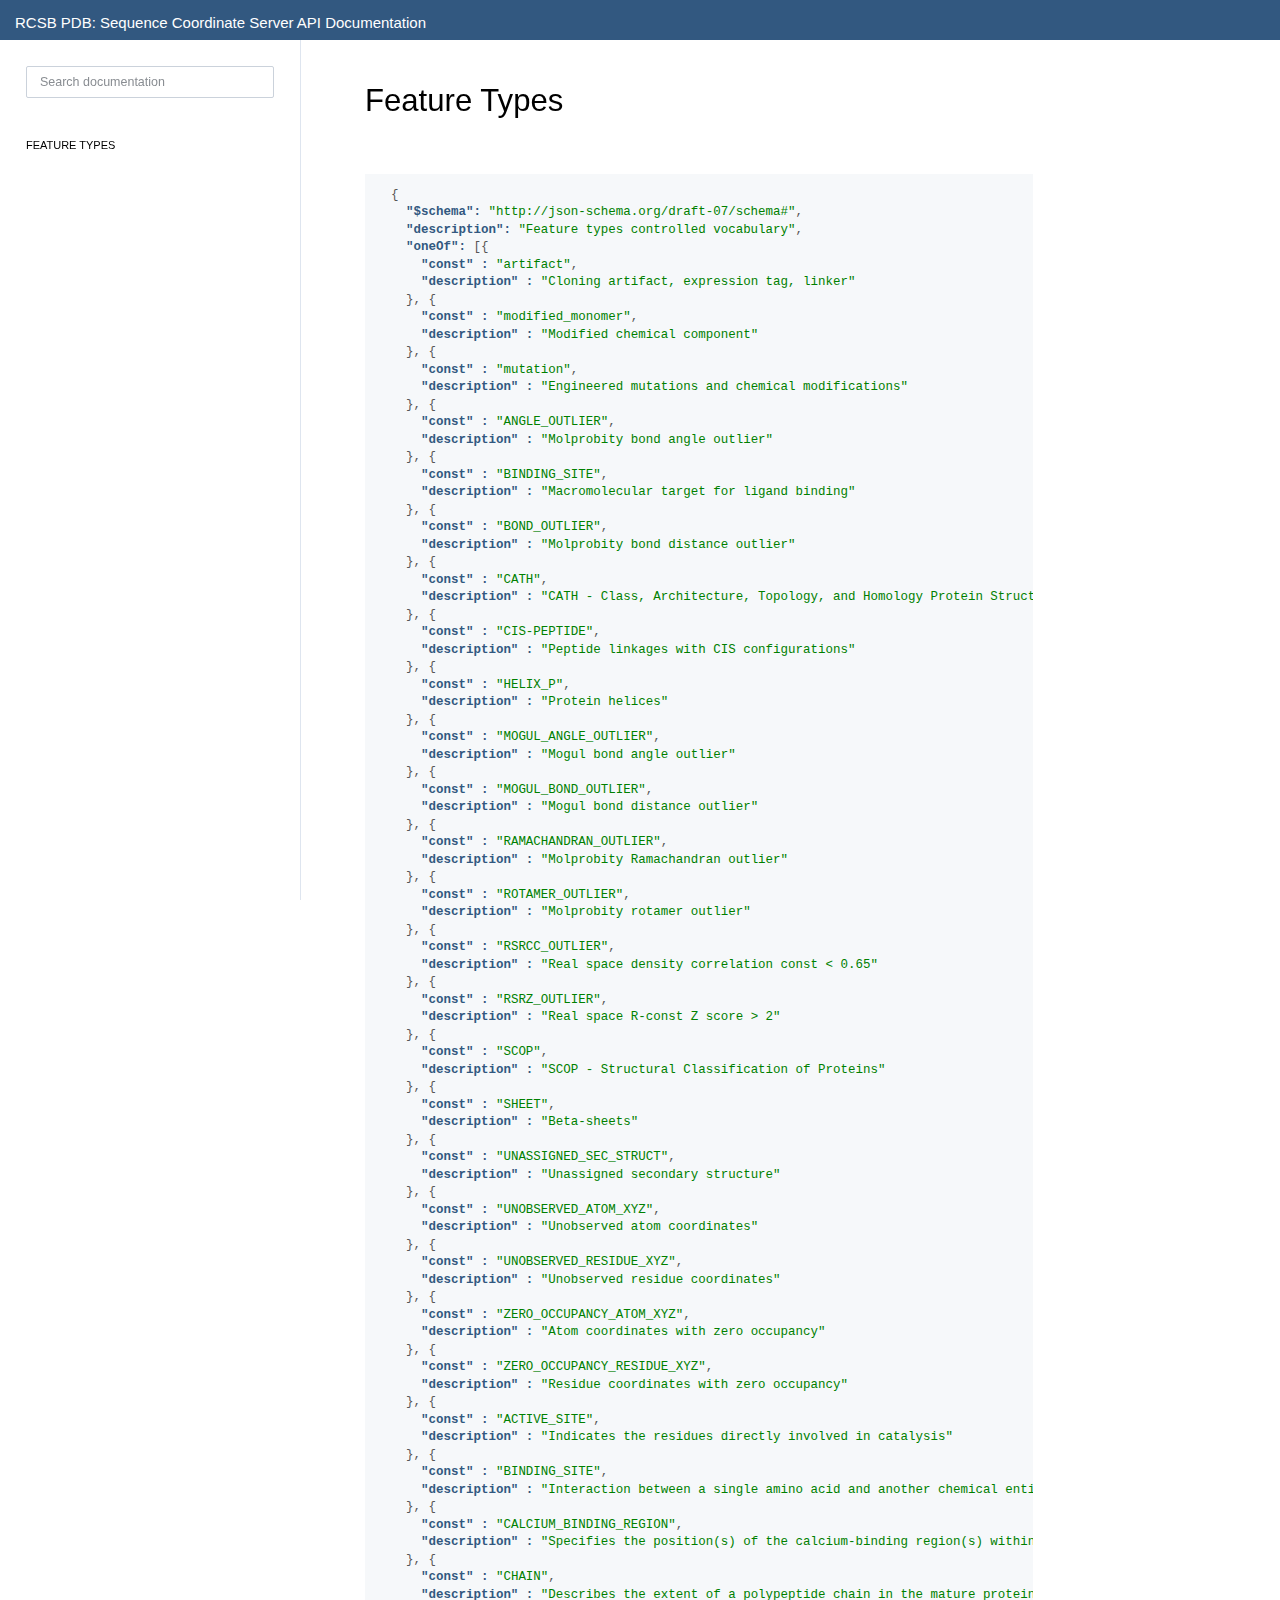
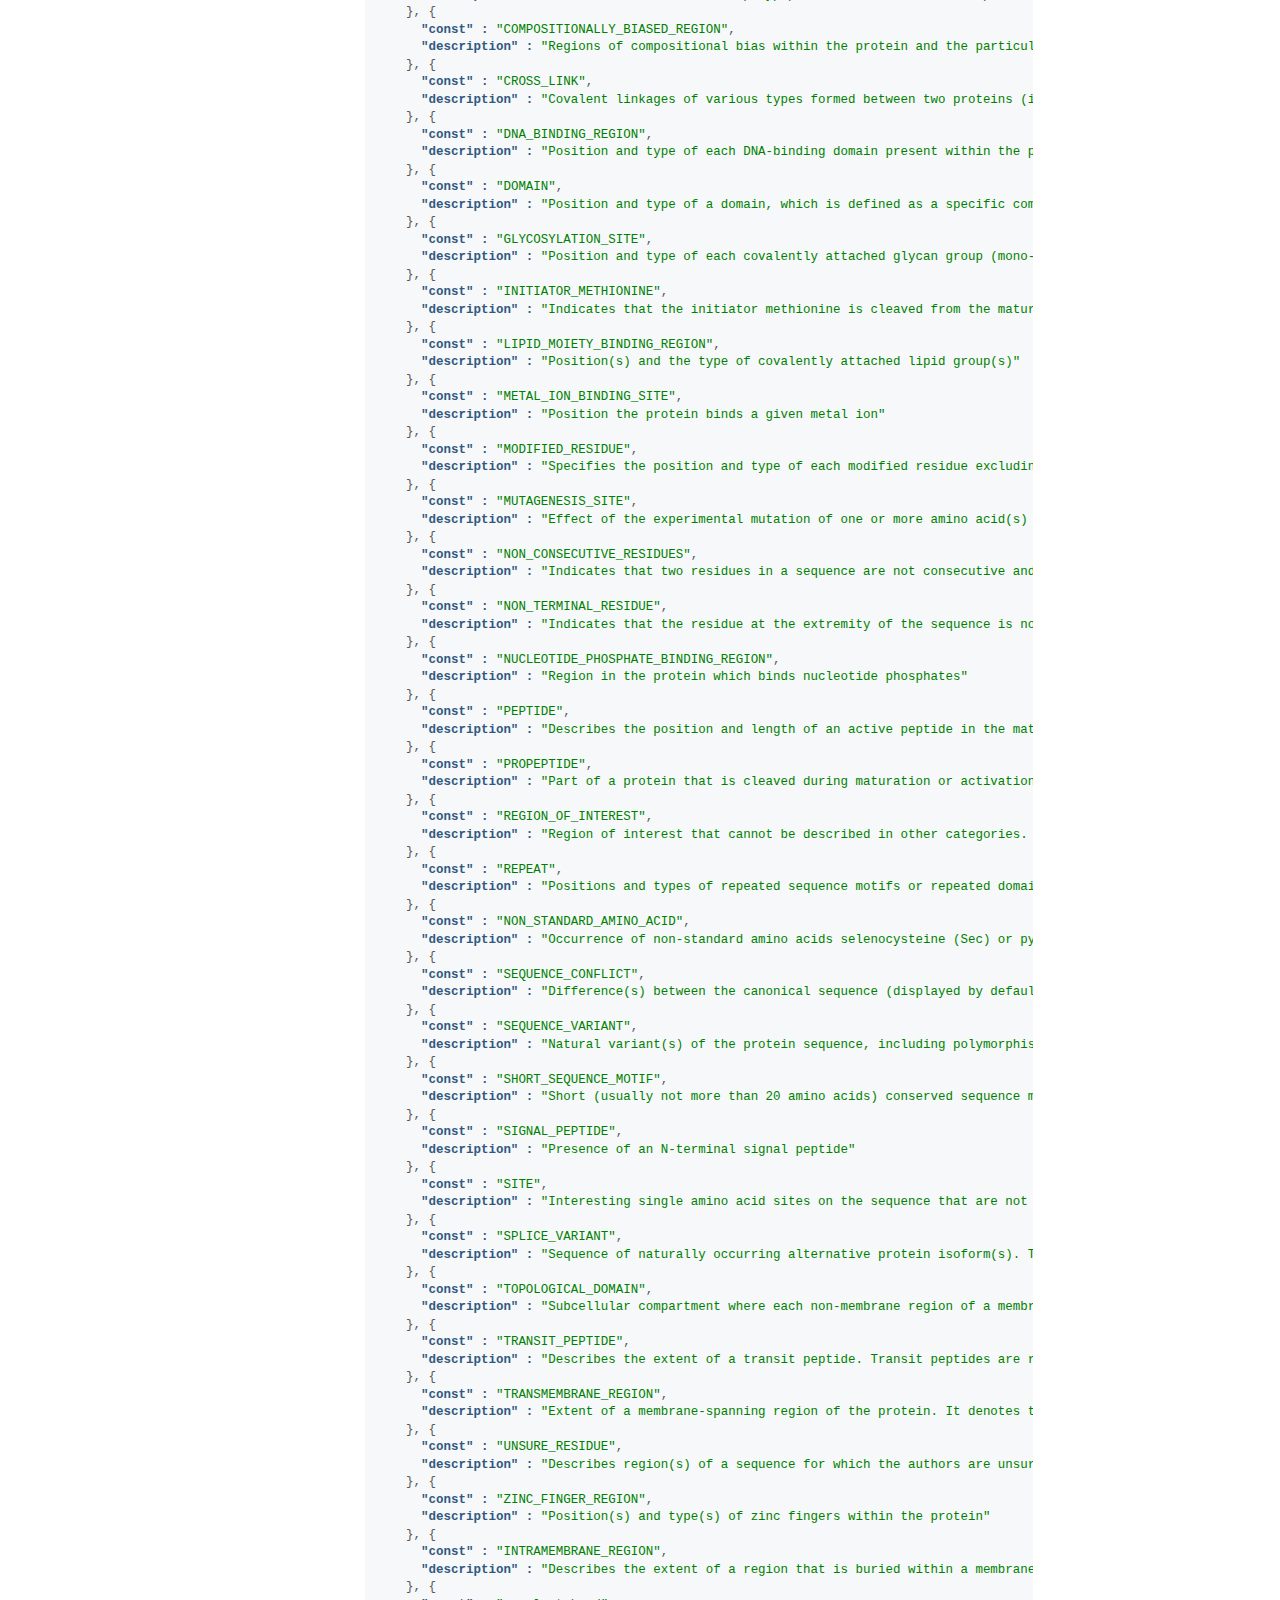
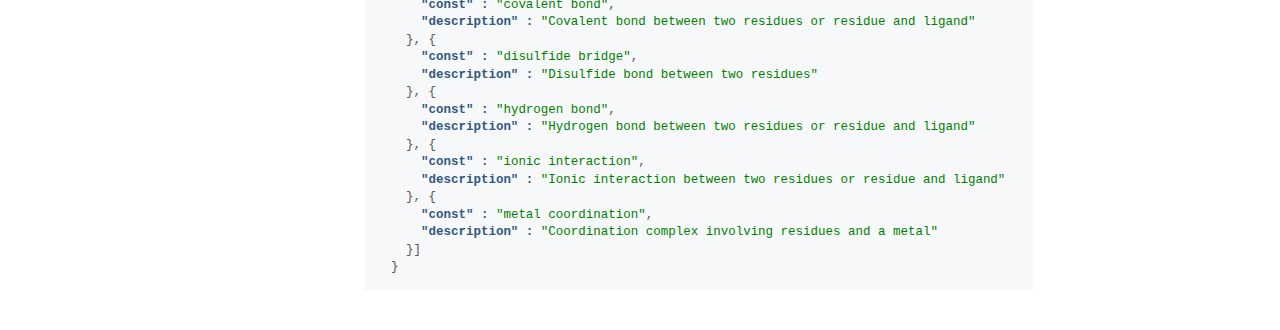
<file: src/main/resources/static/feature-type.html>
<!DOCTYPE html>
<html lang="en">
<head>
    <meta charset="utf-8">
    <meta content="IE=edge,chrome=1" http-equiv="X-UA-Compatible">
    <meta name="viewport" content="width=device-width, initial-scale=1, maximum-scale=1">
    <title>RCSB PDB Sequence Coordinate Server API: Understanding and Using</title>

    <link href="docs/assets/screen.css" rel="stylesheet" media="screen">
    <link href="docs/assets/print.css" rel="stylesheet" media="print">

    <script src="https://code.jquery.com/jquery-3.5.1.slim.min.js"></script>
    <script src="docs/assets/helpers.js"></script>
    <script src="docs/assets/highlight.js"></script>
    <script src="docs/assets/schema/traverse.js"></script>
</head>

<style>
    *{box-sizing: border-box;}
</style>

<body>

<div class="docs-header">
    <p class="docs-title">RCSB PDB: Sequence Coordinate Server API Documentation</p>
</div>

<div class="toc-wrapper">

    <div class="toc-header">
        <div class="search">
            <label for="input-search"></label>
            <input type="text" class="search" id="input-search" onkeyup="filter_table()" placeholder="Search documentation" title="Type in a keyword">
        </div>
    </div>

    <div id="toc" class="toc-list-h1">
        <li>
            <a href="#feature-type" class="toc-h1 toc-link" data-title="entry-attributes">Feature Types</a>
        </li>
    </div>
</div>

<div class="main-page-wrapper">

    <div class="content">

        <h1 id="feature-type">Feature Types</h1>
        <div id="gql-api-feature-type"></div>

    </div>
</div>

<script>
    document.body.onload = render_dynamic_parts;

    function render_dynamic_parts() {
        load("gql-api-feature-type", "./docs/tutorial/gql-api-feature-type.json", render_json);
    }

    function cell_matched(td, filter) {
        if (td) {
            var txtValue = td.textContent || td.innerText;
            return txtValue.toUpperCase().indexOf(filter) > -1;
        }
        return false;
    }

    function highlight(token) {
        var select = $('table');
        for (i = 0; i < select.length; i++) {
            var id = select[i].id;
            var table = $("#"+id);
            table.removeHighlight();
            table.highlight(token);
        }
    }

    function filter(token) {
        tr = document.querySelectorAll("tr");
        for (i = 0; i < tr.length; i++) {
            var matches = [];
            var tds = tr[i].getElementsByTagName("td");
            if (tds.length === 0)
                continue;
            for (j = 0; j < tds.length; j++) {
                td = tds[j];
                matches.push(cell_matched(td, token));
            }
            if (matches.some(item => item)) {
                tr[i].style.display = "";
            } else {
                tr[i].style.display = "none";
            }
        }
    }

    function filter_table() {

        var input, token, tr, td, i, j, txtValue;
        input = document.getElementById("input-search");
        token = input.value.toUpperCase();
        highlight(token);
        filter(token);
    }

</script>
</body>
</file>
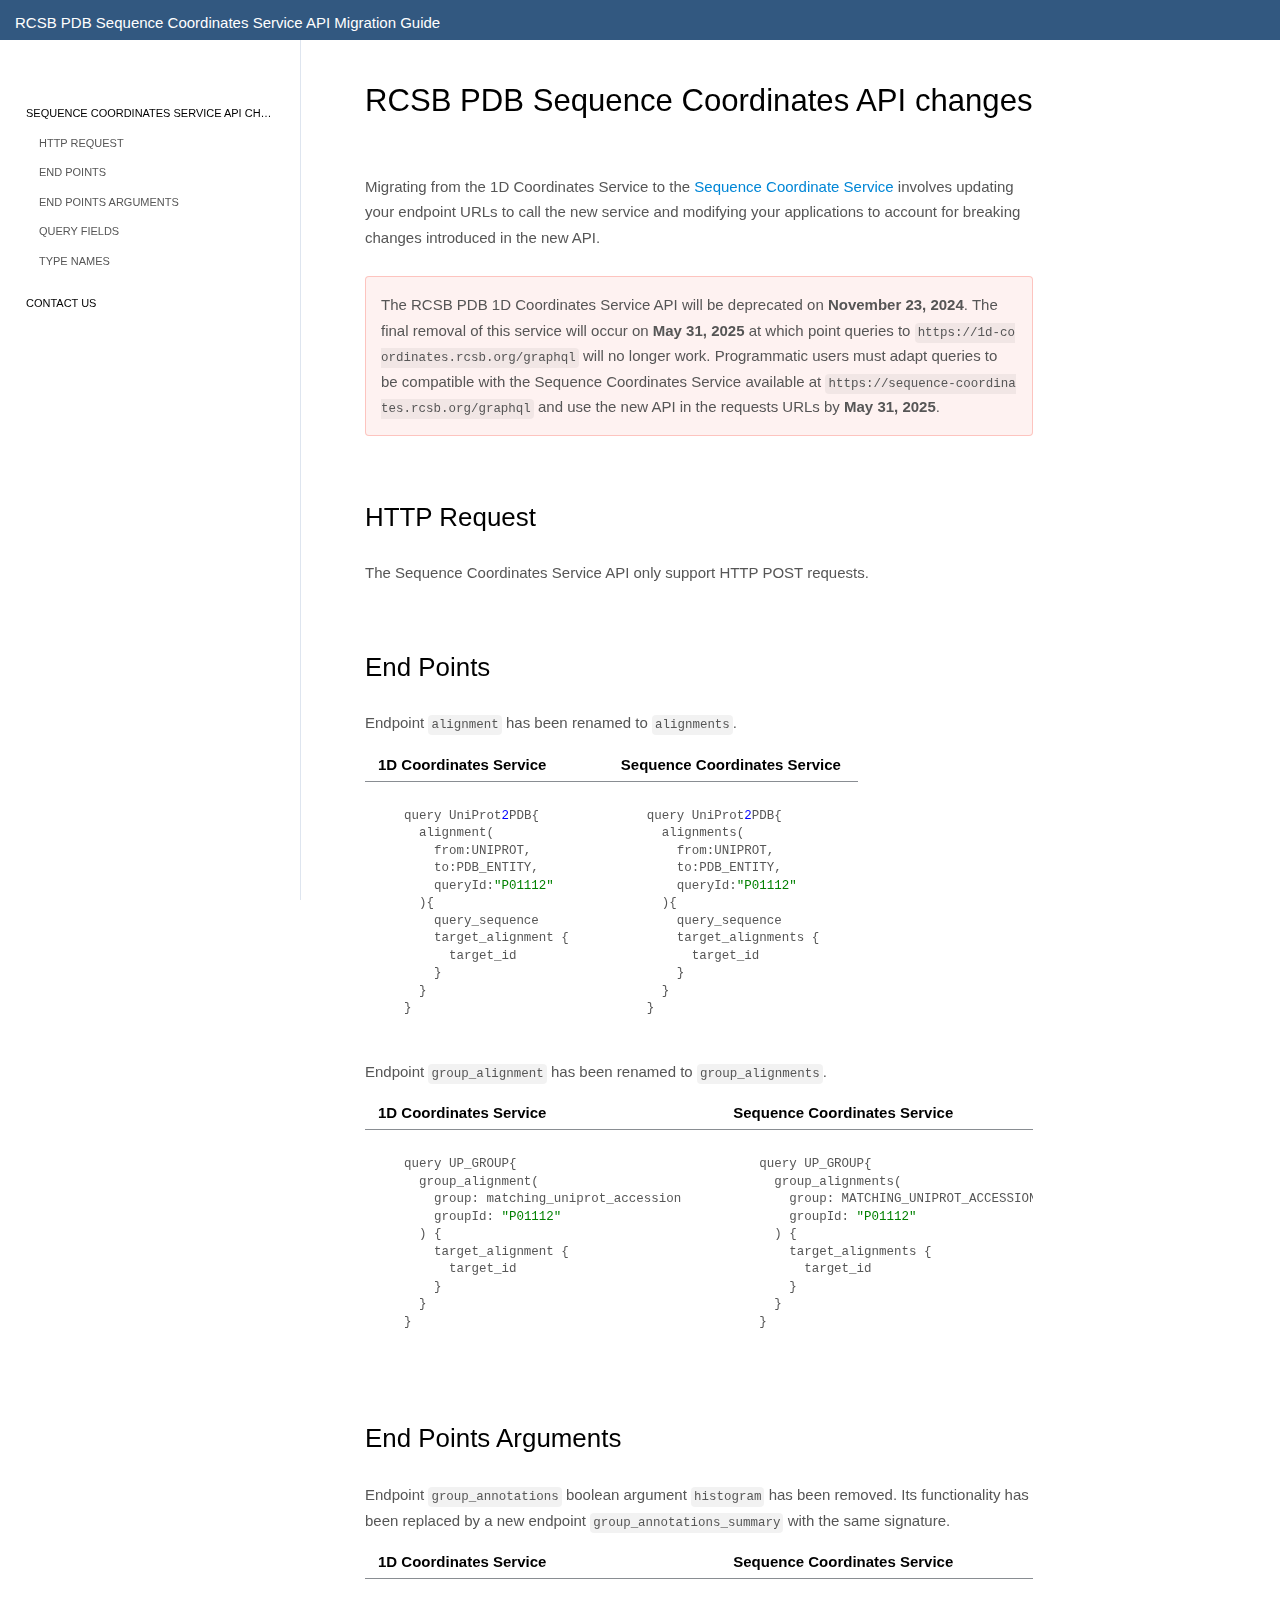
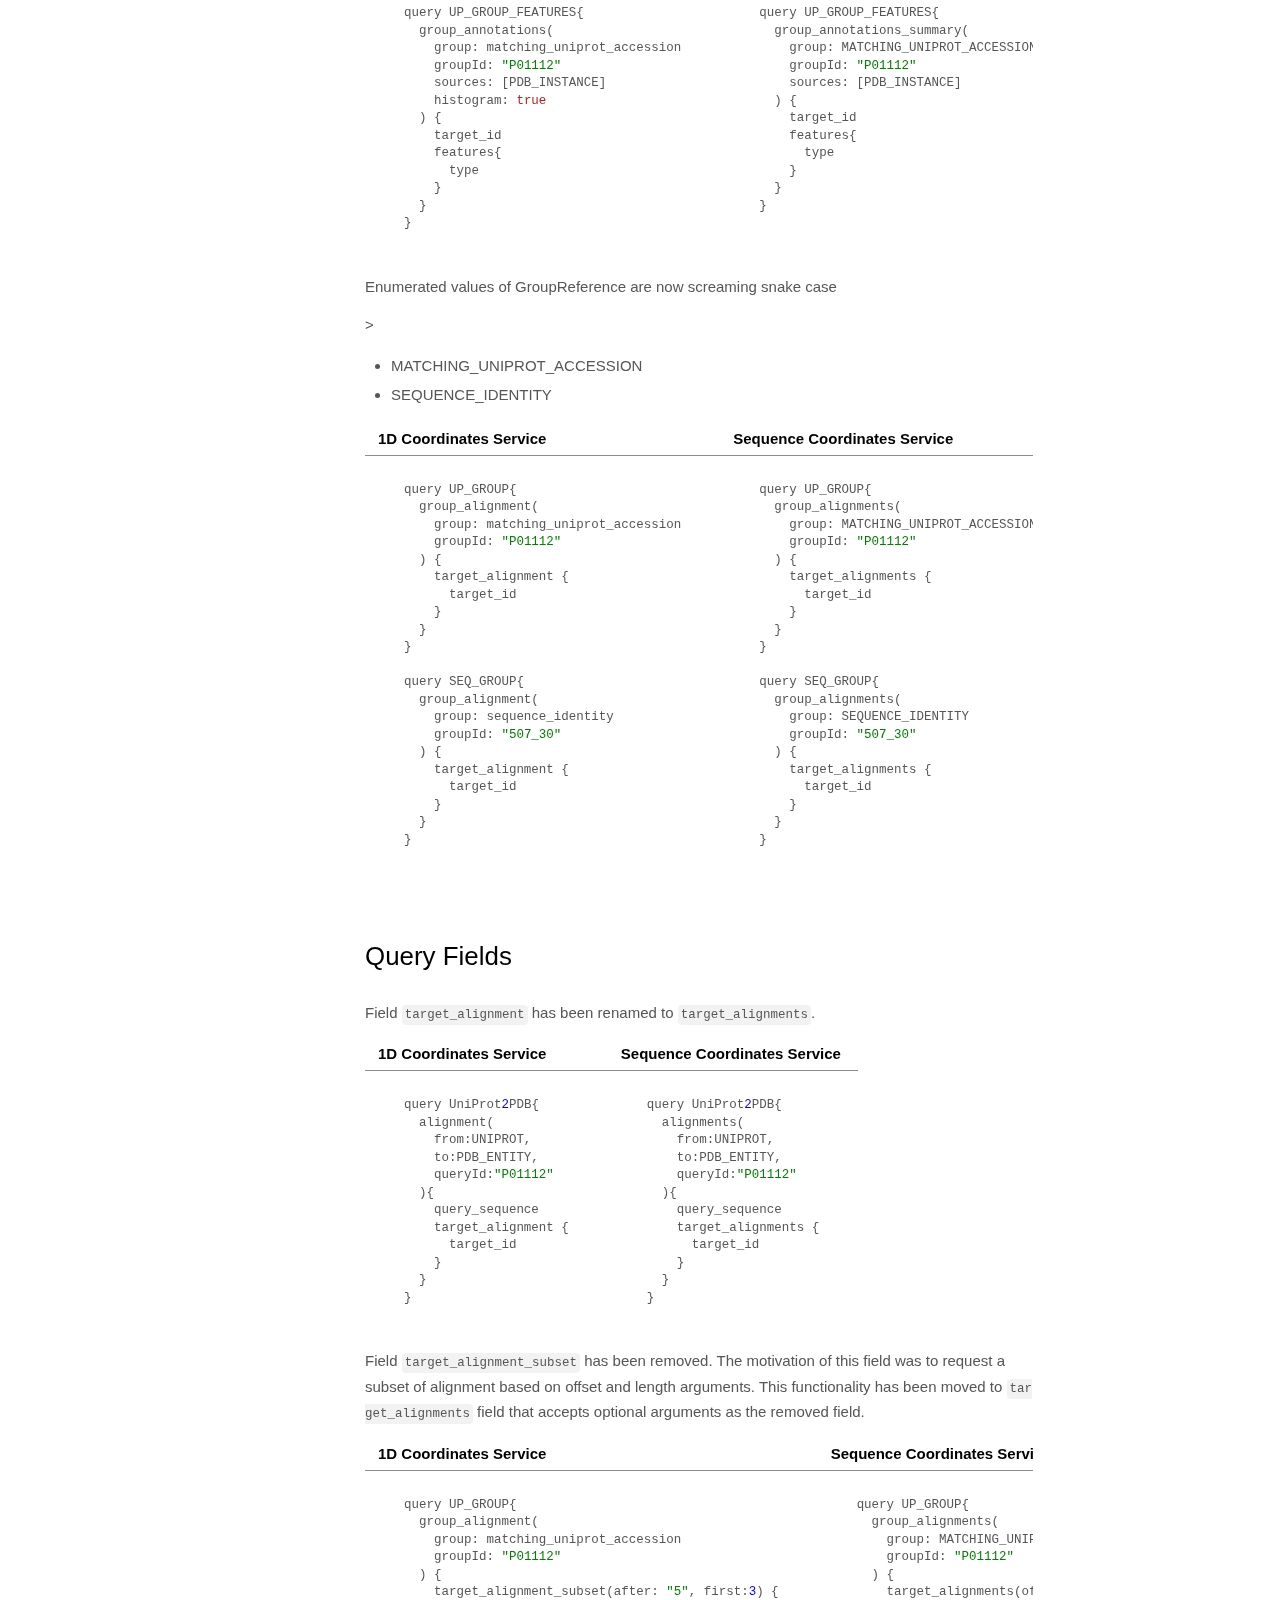
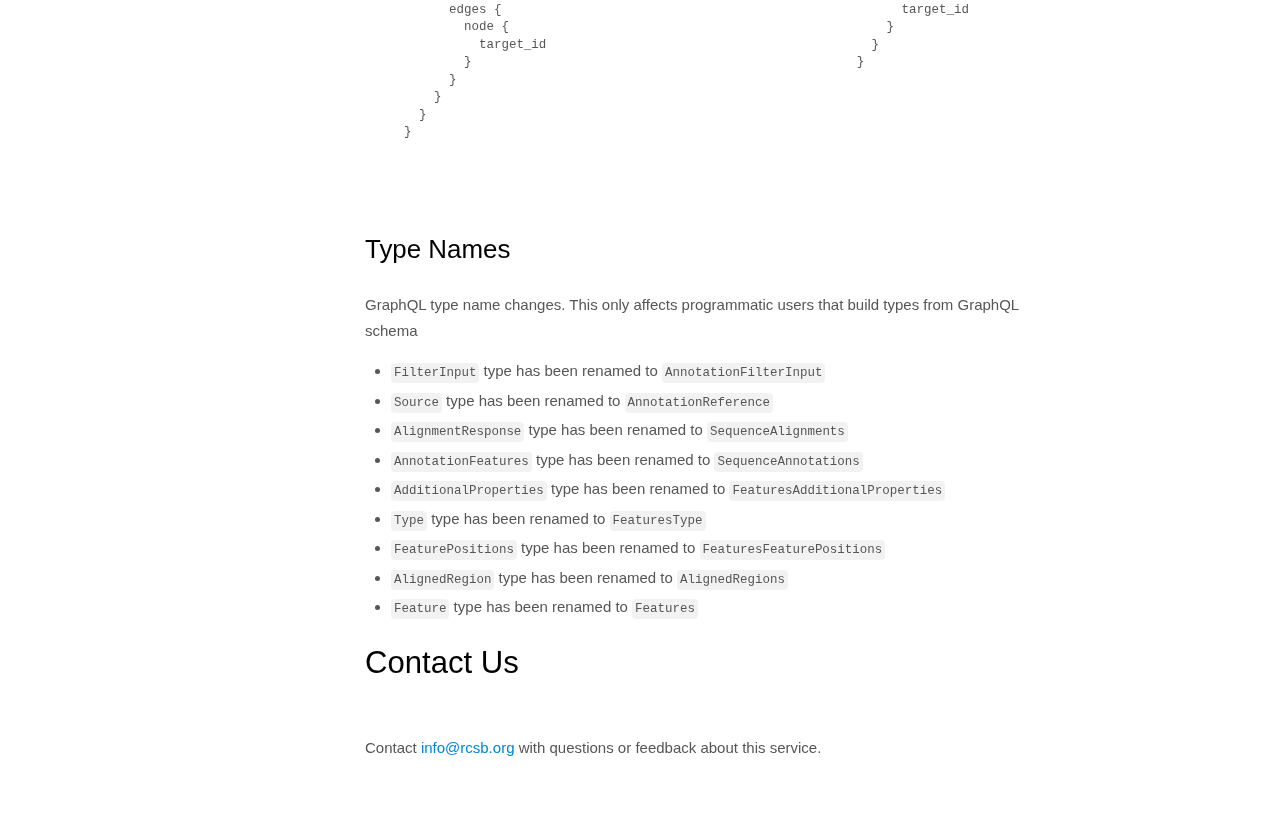
<file: src/main/resources/static/migration/migration-guide.html>
<!DOCTYPE html>
<html lang="en">
  <head>
    <meta charset="utf-8">
    <meta content="IE=edge,chrome=1" http-equiv="X-UA-Compatible">
    <meta name="viewport" content="width=device-width, initial-scale=1, maximum-scale=1">
    <title>Sequence Coordinates Service API Migration Guide</title>
    <link href="../docs/assets/screen.css" rel="stylesheet" media="screen">
    <link href="../docs/assets/print.css" rel="stylesheet" media="print">
    <script src="../docs/assets/helpers.js"></script>
  </head>
<body data-languages="[&quot;shell&quot;]">

<div class="docs-header">
  <p class="docs-title">RCSB PDB Sequence Coordinates Service API Migration Guide</p>
</div>

<div class="toc-wrapper">
  <div class="toc-header">
    <ul class="search-results">
      <li><a href="#migration-mapping">Sequence Coordinates Service API changes</a></li>
      <li><a href="#http-request">HTTP Request</a></li>
      <li><a href="#end-points">End Points</a></li>
      <li><a href="#end-points-arguments">End Points Arguments</a></li>
      <li><a href="#query-fields">Query Fields</a></li>
      <li><a href="#type-names">Type Names</a></li>
      <li><a href="#contact-us">Contact Us</a></li>
    </ul>
  </div>
  <div id="toc" class="toc-list-h1">
    <ul>
      <li>
        <a href="#migration-mapping" class="toc-h1 toc-link" data-title="migration-mapping">Sequence Coordinates Service API changes</a>
        <ul class="toc-list-h2 active" style="display: block;">
          <li>
            <a href="#http-request" class="toc-h2 toc-link" data-title="http-request">HTTP Request</a>
          </li>
          <li>
            <a href="#end-points" class="toc-h2 toc-link" data-title="end-points">End Points</a>
          </li>
          <li>
            <a href="#end-points-arguments" class="toc-h2 toc-link" data-title="end-points-arguments">End Points Arguments</a>
          </li>
          <li>
            <a href="#query-fields" class="toc-h2 toc-link" data-title="query-fields">Query Fields</a>
          </li>
          <li>
            <a href="#type-names" class="toc-h2 toc-link" data-title="type-names">Type Names</a>
          </li>
        </ul>
      </li>
      <li>
        <a href="#contact-us" class="toc-h1 toc-link" data-title="contact-us">Contact Us</a>
      </li>
    </ul>
  </div>
</div>
<div class="main-page-wrapper">
  <div class="content">

    <h1 id="migration-mapping">RCSB PDB Sequence Coordinates API changes</h1>
    <p>
      Migrating from the 1D Coordinates Service to the <a href="https://sequence-coordinates.rcsb.org">Sequence Coordinate Service</a> involves updating your endpoint URLs to call the new service and modifying
      your applications to account for breaking changes introduced in the new API.
    </p>
    <aside class="error">
      The RCSB PDB 1D Coordinates Service API will be deprecated on <b>November 23, 2024</b>.
      The final removal of this service will occur on <b>May 31, 2025</b> at which point queries
      to <code>https://1d-coordinates.rcsb.org/graphql</code> will no longer work. Programmatic users must
      adapt queries to be compatible with the Sequence Coordinates Service available at <code>https://sequence-coordinates.rcsb.org/graphql</code>
      and use the new API in the requests URLs by <b>May 31, 2025</b>.
    </aside>



    <h2 id="http-request">HTTP Request</h2>
    <p>
      The Sequence Coordinates Service API only support HTTP POST requests.
    </p>

    <h2 id="end-points">End Points</h2>
    <p>
      Endpoint <code>alignment</code> has been renamed to <code>alignments</code>.
    </p>
    <table>
      <thead>
      <tr>
        <th>1D Coordinates Service</th>
        <th>Sequence Coordinates Service</th>
      </tr>
      </thead>
      <tbody>
      <tr>
        <td id="alignments-old"></td>
        <td id="alignments-new"></td>
      </tr>
      </tbody>
    </table>
    <script>
      load("alignments-old", "examples/alignments-old.txt", add_json_to_cell);
      load("alignments-new", "examples/alignments-new.txt", add_json_to_cell);
    </script>

    <p>
      Endpoint <code>group_alignment</code> has been renamed to <code>group_alignments</code>.
    </p>
    <table>
      <thead>
      <tr>
        <th>1D Coordinates Service</th>
        <th>Sequence Coordinates Service</th>
      </tr>
      </thead>
      <tbody>
      <tr>
        <td id="group-alignments-old"></td>
        <td id="group-alignments-new"></td>
      </tr>
      </tbody>
    </table>
    <script>
      load("group-alignments-old", "examples/group-alignments-old.txt", add_json_to_cell);
      load("group-alignments-new", "examples/group-alignments-new.txt", add_json_to_cell);
    </script>

    <h2 id="end-points-arguments">End Points Arguments</h2>
    <p>
      Endpoint <code>group_annotations</code> boolean argument <code>histogram</code> has been removed.
      Its functionality has been replaced by a new endpoint <code>group_annotations_summary</code> with the same signature.
    </p>

    <table>
      <thead>
      <tr>
        <th>1D Coordinates Service</th>
        <th>Sequence Coordinates Service</th>
      </tr>
      </thead>
      <tbody>
      <tr>
        <td id="group-annotations-histogram-old"></td>
        <td id="group-annotations-histogram-new"></td>
      </tr>
      </tbody>
    </table>
    <script>
      load("group-annotations-histogram-old", "examples/group-annotations-histogram-old.txt", add_json_to_cell);
      load("group-annotations-histogram-new", "examples/group-annotations-histogram-new.txt", add_json_to_cell);
    </script>

    <p>
      Enumerated values of GroupReference are now screaming snake case
    </p>>
    <ul>
      <li>MATCHING_UNIPROT_ACCESSION</li>
      <li>SEQUENCE_IDENTITY</li>
    </ul>

    <table>
      <thead>
      <tr>
        <th>1D Coordinates Service</th>
        <th>Sequence Coordinates Service</th>
      </tr>
      </thead>
      <tbody>
      <tr>
        <td id="group-reference-enumerated-old"></td>
        <td id="group-reference-enumerated-new"></td>
      </tr>
      </tbody>
    </table>
    <script>
      load("group-reference-enumerated-old", "examples/group-reference-enumerated-old.txt", add_json_to_cell);
      load("group-reference-enumerated-new", "examples/group-reference-enumerated-new.txt", add_json_to_cell);
    </script>


    <h2 id="query-fields">Query Fields</h2>
    <p>
      Field <code>target_alignment</code> has been renamed to <code>target_alignments</code>.
    </p>
    <table>
      <thead>
      <tr>
        <th>1D Coordinates Service</th>
        <th>Sequence Coordinates Service</th>
      </tr>
      </thead>
      <tbody>
      <tr>
        <td id="target-alignments-old"></td>
        <td id="target-alignments-new"></td>
      </tr>
      </tbody>
    </table>
    <script>
      load("target-alignments-old", "examples/alignments-old.txt", add_json_to_cell);
      load("target-alignments-new", "examples/alignments-new.txt", add_json_to_cell);
    </script>

    <p>
      Field <code>target_alignment_subset</code> has been removed.
      The motivation of this field was to request a subset of alignment based on offset and length arguments.
      This functionality has been moved to <code>target_alignments</code> field that accepts optional arguments as the removed field.
    </p>

    <table>
      <thead>
      <tr>
        <th>1D Coordinates Service</th>
        <th>Sequence Coordinates Service</th>
      </tr>
      </thead>
      <tbody>
      <tr>
        <td id="target-alignments-subset-old"></td>
        <td id="target-alignments-subset-new"></td>
      </tr>
      </tbody>
    </table>
    <script>
      load("target-alignments-subset-old", "examples/target-alignments-subset-old.txt", add_json_to_cell);
      load("target-alignments-subset-new", "examples/target-alignments-subset-new.txt", add_json_to_cell);
    </script>

    <h2 id="type-names">Type Names</h2>
    <p>
      GraphQL type name changes. This only affects programmatic users that build types from GraphQL schema
    </p>
    <ul>
      <li><code>FilterInput</code> type has been renamed to <code>AnnotationFilterInput</code></li>
      <li><code>Source</code> type has been renamed to <code>AnnotationReference</code></li>
      <li><code>AlignmentResponse</code> type has been renamed to <code>SequenceAlignments</code></li>
      <li><code>AnnotationFeatures</code> type has been renamed to <code>SequenceAnnotations</code></li>
      <li><code>AdditionalProperties</code> type has been renamed to <code>FeaturesAdditionalProperties</code></li>
      <li><code>Type</code> type has been renamed to <code>FeaturesType</code></li>
      <li><code>FeaturePositions</code> type has been renamed to <code>FeaturesFeaturePositions</code></li>
      <li><code>AlignedRegion</code> type has been renamed to <code>AlignedRegions</code></li>
      <li><code>Feature</code> type has been renamed to <code>Features</code></li>
    </ul>

    <h1 id="contact-us">Contact Us</h1>
    <p>
      Contact <a href="mailto:info@rcsb.org?subject=RCSB PDB Sequence Coordinates Service API: Questions and Feedback">info@rcsb.org</a>
      with questions or feedback about this service.
    </p>

  </div>
</div>
</body>
</html>
</file>
<file: src/main/resources/static/docs/assets/screen.css>
/*! normalize.css v3.0.2 | MIT License | git.io/normalize */
html {
    font-family: sans-serif;
    -ms-text-size-adjust: 100%;
    -webkit-text-size-adjust: 100%
}

body {
    margin: 0
}

article, aside, details, figcaption, figure, footer, header, hgroup, main, menu, nav, section, summary {
    display: block
}

audio, canvas, progress, video {
    display: inline-block;
    vertical-align: baseline
}

audio:not([controls]) {
    display: none;
    height: 0
}

[hidden], template {
    display: none
}

a {
    background-color: transparent
}

a:active, a:hover {
    outline: 0
}

abbr[title] {
    border-bottom: 1px dotted
}

b, strong {
    font-weight: 600
}

dfn {
    font-style: italic
}

h1 {
    font-size: 2em;
    margin: 0.67em 0
}

mark {
    background: #ff0;
    color: #000
}

small {
    font-size: 80%
}

sub, sup {
    font-size: 75%;
    line-height: 0;
    position: relative;
    vertical-align: baseline
}

sup {
    top: -0.5em
}

sub {
    bottom: -0.25em
}

img {
    border: 0
}

svg:not(:root) {
    overflow: hidden
}

figure {
    margin: 1em 40px
}

hr {
    box-sizing: content-box;
    height: 0
}

pre {
    overflow: auto
}

code, kbd, pre, samp {
    font-family: monospace, monospace;
    font-size: 1em
}

button, input, optgroup, select, textarea {
    color: inherit;
    font: inherit;
    margin: 0
}

button {
    overflow: visible
}

button, select {
    text-transform: none
}

button, html input[type="button"], input[type="reset"], input[type="submit"] {
    -webkit-appearance: button;
    cursor: pointer
}

button[disabled], html input[disabled] {
    cursor: default
}

button::-moz-focus-inner, input::-moz-focus-inner {
    border: 0;
    padding: 0
}

input {
    line-height: normal
}

input[type="checkbox"], input[type="radio"] {
    box-sizing: border-box;
    padding: 0
}

input[type="number"]::-webkit-inner-spin-button, input[type="number"]::-webkit-outer-spin-button {
    height: auto
}

input[type="search"] {
    -webkit-appearance: textfield;
    box-sizing: content-box
}

input[type="search"]::-webkit-search-cancel-button, input[type="search"]::-webkit-search-decoration {
    -webkit-appearance: none
}

fieldset {
    border: 1px solid #c0c0c0;
    margin: 0 2px;
    padding: 0.35em 0.625em 0.75em
}

legend {
    border: 0;
    padding: 0
}

textarea {
    overflow: auto
}

optgroup {
    font-weight: bold
}

table {
    border-collapse: collapse;
    border-spacing: 0;
    width: 100%;
    max-width: 100%;
}

td, th {
    padding: 0
}

.content h1, .content h2, .content h5, .content h6 {
    font-family: -apple-system, BlinkMacSystemFont, "Segoe UI", Roboto, Helvetica, Arial, sans-serif, "Apple Color Emoji", "Segoe UI Emoji", "Segoe UI Symbol"
}

@media (max-width: 991px) {
    .content h1, .content h2, .content h5, .content h6 {
        font-size: 15px
    }
}

@media (min-width: 992px) {
    .content h1, .content h2, .content h5, .content h6 {
        font-size: 15px
    }
}

.content h1, .content h2, .content h5, .content h6 {
    font-weight: normal
}

.content code, .content pre {
    font-family: Consolas, Menlo, Monaco, "Lucida Console", "Liberation Mono", "DejaVu Sans Mono", "Bitstream Vera Sans Mono", "Courier New", monospace, serif;
    font-size: 0.833rem;
    line-height: 1.4
}

.content code {
    word-break: break-all;
    -webkit-hyphens: auto;
    -ms-hyphens: auto;
    hyphens: auto
}

.content aside.warning:before, .content aside.notice:before, .content aside.success:before {
    font-family: serif;
    speak: none;
    font-style: normal;
    font-weight: normal;
    font-variant: normal;
    text-transform: none;
    line-height: 1
}

.content aside.warning:before {
    content: "\e600"
}

.content aside.notice:before {
    content: "\e602"
}

.content aside.success:before {
    content: "\e606"
}

html {
    font-size: 15px;
    line-height: 1.6
}

body {
    color: #565656;
    padding: 0;
    margin: 0;
    height: 100%;
    -webkit-text-size-adjust: none;
    font-size: 15px;
    line-height: 1.7;
    font-family: -apple-system, BlinkMacSystemFont, "Segoe UI", Roboto, Helvetica, Arial, sans-serif, "Apple Color Emoji", "Segoe UI Emoji", "Segoe UI Symbol"
}

.docs-header {
    height: 40px;
    width: 100%;
    position: fixed;
    top: 0;
    left: 0;
    z-index: 50;
    background-color: #325880
}

.docs-title {
    color: white;
    margin-left: 15px;
    margin-top: 10px;
}

@media (min-width: 992px) {
    .docs-header {
        display: -ms-flexbox;
        display: flex;
        -ms-flex-direction: row;
        flex-direction: row;
        -ms-flex-pack: start;
        justify-content: flex-start
    }
}

.docs-header__brand {
    display: -ms-flexbox;
    display: flex;
    -ms-flex-direction: row;
    flex-direction: row;
    -ms-flex-pack: justify;
    justify-content: space-around
}

@media (max-width: 991px) {
    .docs-header__brand {
        width: 100%;
        height: 100%
    }
}

@media (min-width: 992px) {
    .docs-header__brand {
        width: auto;
        padding-left: 39px;
        height: 100%
    }
}

.docs-header__menu-toggle {
    border: none;
    margin: auto 0;
    background-color: white;
    color: #0086D6;
    border-radius: 4px;
    padding: 8px;
    font-size: 0.833rem;
    line-height: 1.4
}

.docs-header__menu-toggle:focus {
    outline: none
}

@media (min-width: 992px) {
    .docs-header__menu-toggle {
        display: none
    }
}

.docs-header__menu-toggle--active {
    background-color: #142E7B;
    color: white
}

@media (max-width: 991px) {
    .docs-header__home-link {
        padding-top: 12px
    }
}

@media (min-width: 992px) {
    .docs-header__home-link {
        padding-top: 8px
    }
}

.docs-header__logo {
    margin: auto 0
}

.docs-header__logo img {
    vertical-align: middle
}

@media (max-width: 991px) {
    .docs-header__logo img {
        height: 26px
    }
}

@media (min-width: 992px) {
    .docs-header__logo img {
        height: 26px
    }
}

.docs-header__nav {
    top: 40px;
    right: -300px;
    height: 100%;
    background-color: #325880;
    z-index: 1000;
    display: -ms-flexbox;
    display: flex;
    transition: 0.5s
}

@media (max-width: 991px) {
    .docs-header__nav {
        position: fixed;
        width: 300px;
        padding-top: 39px;
        -ms-flex-direction: column;
        flex-direction: column
    }
}

@media (min-width: 992px) {
    .docs-header__nav {
        margin-left: 65px;
        position: static;
        width: auto;
        -ms-flex-direction: row;
        flex-direction: row;
        -ms-flex-pack: justify;
        justify-content: space-around;
        -ms-flex-align: center;
        align-items: center;
        border: none
    }
}

@media all and (-ms-high-contrast: active), (-ms-high-contrast: none) {
    .docs-header__nav {
        margin-left: 100px
    }
}

.docs-header__nav--active {
    right: 0
}

.docs-header__nav-item {
    text-align: center;
    font-size: 0.733rem;
    line-height: 1.5;
    letter-spacing: 1px
}

@media (max-width: 991px) {
    .docs-header__nav-item {
        margin: 26px 0 0 0
    }

    .docs-header__nav-item:first-child {
        margin-top: 0
    }
}

@media (min-width: 992px) {
    .docs-header__nav-item {
        margin: 0 4px 0 0;
        transition: 0.5s
    }

    .docs-header__nav-item:first-child {
        margin-left: 0
    }
}

@media all and (-ms-high-contrast: active), (-ms-high-contrast: none) {
    .docs-header__nav-item {
        margin-top: 35px
    }
}

.docs-header__nav-item-link {
    color: white;
    text-decoration: none;
    font-weight: 400;
    text-transform: uppercase;
    padding: 8px;
    border-radius: 4px
}

.docs-header__nav-item-link:active, .docs-header__nav-item-link:focus, .docs-header__nav-item-link:hover {
    color: white;
    text-decoration: none;
    background-color: #142E7B
}

@media (min-width: 992px) {
    .docs-header__nav-item-link {
        font-size: 0.733rem;
        line-height: 1.5;
        text-decoration: none;
        border-radius: 4px
    }

    .docs-header__nav-item-link:hover, .docs-header__nav-item-link:focus, .docs-header__nav-item-link:active {
        color: white;
        text-decoration: none
    }
}

.docs-header__nav-item-link--active {
    background-color: #142E7B
}

#toc > ul > li > a > span {
    float: right;
    background-color: #2484FF;
    border-radius: 40px;
    width: 20px
}

.toc-wrapper {
    box-sizing: content-box;
    transition: left 0.3s ease-in-out;
    top: 40px;
    overflow-y: scroll;
    -webkit-overflow-scrolling: touch;
    overflow-x: hidden;
    position: fixed;
    z-index: 30;
    left: 0;
    bottom: 0;
    width: 248px;
    padding: 26px;
    background-color: white;
    box-shadow: 1px 0 0 0 #DEE5EF
}

@media (max-width: 992px) {
    .toc-wrapper {
        left: -300px
    }

    .toc-wrapper.open {
        left: 0
    }
}

.toc-wrapper .lang-selector {
    display: none
}

@media (max-width: 692px) {
    .toc-wrapper .lang-selector {
        display: block
    }
}

.toc-wrapper .lang-selector a {
    padding-top: 0.5em;
    padding-bottom: 0.5em
}

.toc-wrapper .toc-header {
    text-align: center;
    color: #FFFFFF;
    margin-bottom: 39px
}

.toc-wrapper .toc-header > img {
    display: block;
    max-width: 100%;
    width: 100%;
    position: relative;
    height: auto;
    margin: 0 auto
}

.toc-wrapper .search {
    position: relative
}

.toc-wrapper .search input {
    background: white;
    border: 1px solid #CBD2DB;
    padding: 0 13px;
    box-sizing: border-box;
    width: 100%;
    outline: none;
    color: #565656;
    border-radius: 2px;
    font-weight: 400;
    height: 32px;
    line-height: 32px;
    font-size: 0.833rem
}

.toc-wrapper .search input::-webkit-input-placeholder {
    color: #898D92
}

.toc-wrapper .search input:-ms-input-placeholder {
    color: #898D92
}

.toc-wrapper .search input::placeholder {
    color: #898D92
}

.toc-wrapper img + .tocify, .toc-wrapper .lang-selector + .tocify {
    margin-top: 0
}

.toc-wrapper .search-results {
    margin-top: 0;
    box-sizing: border-box;
    height: 0;
    overflow-y: auto;
    overflow-x: hidden;
    transition-property: height, margin;
    transition-duration: 180ms;
    transition-timing-function: ease-in-out
}

.toc-wrapper .search-results.visible {
    height: 30%;
    margin-bottom: 1em
}

.toc-wrapper .search-results li {
    margin: 1em 13px;
    line-height: 1;
    color: #7B7B7B
}

.toc-wrapper .search-results a {
    color: #7B7B7B;
    text-decoration: none
}

.toc-wrapper .search-results a:hover {
    text-decoration: underline
}

.toc-wrapper .tocify-item > a, .toc-wrapper .toc-footer {
    display: none
}

.toc-wrapper .toc-footer li {
    padding: 0;
    display: block;
    overflow-x: hidden;
    white-space: nowrap;
    text-overflow: ellipsis
}

.toc-wrapper ul, .toc-wrapper li {
    list-style: none;
    margin: 0;
    padding: 0
}

.toc-wrapper li {
    color: #565656
}

.toc-wrapper .toc-h1 {
    color: #000000;
    margin-top: 26px;
    font-size: 0.733rem;
    line-height: 1.5;
    text-transform: uppercase;
    font-weight: 400
}

.toc-wrapper .toc-h1:hover {
    color: #0086D6
}

.toc-wrapper .toc-link.active {
    color: #0086D6 !important
}

.toc-wrapper .toc-link.active > a {
    color: #0086D6 !important
}

.toc-wrapper .toc-link.active-parent {
    color: #0086D6
}

.toc-wrapper .toc-list-h2 .toc-list-h5 {
    display: none
}

.toc-wrapper .toc-h2 {
    padding-left: 13px;
    margin-top: 13px;
    font-size: 0.733rem;
    line-height: 1.5;
    text-transform: uppercase;
    font-weight: 400
}

.toc-wrapper .toc-h2:hover {
    color: #0086D6
}

.toc-wrapper .toc-footer {
    padding: 1em 0;
    margin-top: 1em;
    border-top: 1px dashed #666
}

.toc-wrapper .toc-footer li, .toc-wrapper .toc-footer a {
    color: #7B7B7B;
    text-decoration: none
}

.toc-wrapper .toc-footer a:hover {
    text-decoration: underline
}

.toc-wrapper .toc-footer li {
    font-size: 0.8em;
    line-height: 1.7;
    text-decoration: none
}

.toc-link, .toc-footer li {
    padding: 0;
    display: block;
    overflow-x: hidden;
    white-space: nowrap;
    text-overflow: ellipsis;
    text-decoration: none;
    color: #565656
}

.main-page-wrapper {
    width: 60vw;
    margin-left: 300px;
    position: relative;
    z-index: 10;
    background-color: white;
    min-height: 100%;
    top: 40px;
    padding-bottom: 1px
}

@media (max-width: 992px) {
    .main-page-wrapper {
        margin-left: 0
    }
}

.main-page-wrapper .lang-selector {
    position: fixed;
    z-index: 50;
    border-bottom: 5px solid #2E3336
}

@media (max-width: 692px) {
    .main-page-wrapper .lang-selector {
        display: none
    }
}

.lang-selector {
    background-color: #1E2224;
    width: 100%;
    font-weight: bold
}

.lang-selector:after {
    content: '';
    clear: both;
    display: block
}

.lang-selector a {
    display: block;
    float: left;
    color: #fff;
    text-decoration: none;
    padding: 0 10px;
    line-height: 30px;
    outline: 0
}

.lang-selector a:active, .lang-selector a:focus {
    background-color: #111;
    color: #fff
}

.lang-selector a.active {
    background-color: #2E3336;
    color: #fff
}

.content {
    -webkit-transform: translateZ(0);
    position: relative;
    z-index: 30;
    padding: 39px 35px 39px 65px
}

.content:after {
    content: '';
    display: block;
    clear: both
}

.content > h1, .content > h2, .content > h3, .content > h4, .content > h5, .content > h6, .content > p, .content > table, .content > ul, .content > ol, .content > aside, .content > dl {
    box-sizing: border-box;
    display: block;
    width: 100%;
    max-width: 100%;
}

.content ul, .content ol {
    padding: 0 26px
}

.content > h1, .content > h2, .content > div {
    clear: both
}

.content h1 {
    font-size: 2.074rem;
    line-height: 1.4;
    padding: 0 0 25px 0;
    margin-bottom: 26px;
    color: #000000
}

@media (max-width: 692px) {
    .content h1 {
        padding: 1em 1.1em
    }
}

.content h1:first-child, .content div:first-child + h1 {
    border-top-width: 0;
    margin-top: 0
}

.content h2 {
    font-size: 1.728rem;
    line-height: 1.3;
    margin-top: 65px;
    margin-bottom: 26px;
    padding: 0;
    color: #000000
}

@media (max-width: 692px) {
    .content h2 {
        padding: 1em 1.4em
    }
}

.content h1 + h2, .content h1 + div + h2 {
    margin-top: -26px;
    border-top: none
}

.content h3 {
    font-size: 1.44rem;
    line-height: 1.2;
    padding: 0;
    color: #000000
}

.content h4 {
    font-size: 1.2rem;
    line-height: 1.3;
    padding: 0;
    color: #000000
}

.content h5, .content h6 {
    font-size: 1.2rem;
    line-height: 1.3;
    padding: 0;
    color: #000000;
    margin-top: 39px;
    margin-bottom: 26px
}

.content hr {
    margin: 2em 0;
    border-top: 2px solid #2E3336;
    border-bottom: 2px solid #F3F7F9
}

.content table {
    margin-bottom: 13px;
    overflow: auto
}

.content table th, .content table td {
    text-align: left;
    vertical-align: top;
    line-height: 1.6
}

.content table th code, .content table td code {
    white-space: nowrap
}

.content table th {
    padding: 4px 13px;
    border-bottom: 1px solid #898D92;
    vertical-align: bottom;
    color: #000000
}

.content table td {
    padding: 13px
}

.content table tr:nth-child(odd) > td {
    background-color: white
}

.content table tr:nth-child(even) > td {
    background-color: #fbfcfd
}

.content dt {
    font-weight: bold
}

.content dd {
    margin-left: 15px
}

.content li {
    padding: 0 !important;
    margin-bottom: 4px
}

.content p {
    margin-bottom: 13px
}

.content img {
    max-width: 100%
}

.content code {
    background-color: rgba(0, 0, 0, 0.05);
    padding: 3px;
    border-radius: 4px
}

.content pre > code {
    background-color: transparent;
    padding: 0
}

.content aside {
    padding: 15px;
    margin-top: 26px;
    margin-bottom: 26px;
    background: rgba(0, 134, 214, 0.1);
    border: 1px solid rgba(0, 134, 214, 0.4);
    border-radius: 4px;
    width: 100%;
    position: relative;
}

.content aside p {
    padding: 0
}

.content aside.warning {
    background-color: rgba(239, 183, 27, 0.1);
    border: 1px solid rgba(239, 183, 27, 0.4)
}

.content aside.success {
    background-color: rgba(75, 196, 103, 0.1);
    border: 1px solid rgba(75, 196, 103, 0.4)
}

.content aside:before {
    vertical-align: middle;
    padding-right: 0.5em;
    font-size: 14px
}

.content .search-highlight {
    padding: 2px;
    margin: -3px;
    border-radius: 4px;
    border: 1px solid #F7E633;
    background: linear-gradient(to top left, #F7E633 0%, #F1D32F 100%)
}

span.highlight {
    padding: 2px;
    margin: -3px;
    border-radius: 4px;
    border: 1px solid #F7E633;
    background: linear-gradient(to top left, #F7E633 0%, #F1D32F 100%)
}

.content a {
    color: #0086D6;
    text-decoration: none
}

.content a:hover {
    color: #0086D6;
    text-decoration: underline
}

.content a, .content p {
    word-break: break-word
}

.content pre, .content blockquote {
    background-color: #f6f8fa;
    margin: 0;
    width: 100%;
    clear: right;
    box-sizing: border-box;
    position: relative;
}

@media (max-width: 692px) {
    .content pre, .content blockquote {
        width: 100%
    }
}

.content pre > p, .content blockquote > p {
    margin: 0
}

.content pre a, .content blockquote a {
    color: #fff;
    text-decoration: none;
    border-bottom: dashed 1px #ccc
}

.content pre {
    padding: 13px 26px;
}

.content blockquote > p {
    background-color: #191D1F;
    padding: 13px 13px;
    color: #eee
}

@media (max-width: 992px) {
    #nav-button {
        display: block
    }

    .toc-link {
        padding-top: 0.3em;
        padding-bottom: 0.3em
    }
}

@media (max-width: 692px) {
    .content > h1, .content > h2, .content > h3, .content > h4, .content > h5, .content > h6, .content > p, .content > table, .content > ul, .content > ol, .content > aside, .content > dl {
        padding: 1em 2em;
        width: 100%
    }

    .content pre, .content blockquote {
        width: auto;
        float: none
    }
}

.highlight table td {
    padding: 5px;
}

.highlight table pre {
    margin: 0;
}

.string {
    color: #008000;
}

.number {
    color: #0000ff;
}

.boolean {
    color: #b22222;
}

.null {
    color: #808080;
}

.key {
    color: #325880;
    font-weight: bold;
    font-family: Consolas, Menlo, Monaco, "Lucida Console", "Liberation Mono", "DejaVu Sans Mono", "Bitstream Vera Sans Mono", "Courier New", monospace, serif;
}

.smaller {
    font-size: 14px;
}

.mono {
    font-family: "Courier New", Courier, monospace;
}

a.button {
    display:inline-block;
    padding: 0.7em 1.0em 0.5em 1.0em;
    border:0.1em solid #FFFFFF;
    border-radius:0.12em;
    box-sizing: border-box;
    text-decoration:none;
    font-family:'Roboto',sans-serif;
    color:#FFFFFF  !important;
    text-align:center;
    transition: all 0.2s;
    background: #325880 linear-gradient(to bottom, #637aad 5%, #5972a7 100%);
    float: right;
    margin: 10px 0.3em 0.3em 0;
    font-size: 0.733rem;
    line-height: 1.5;
    text-transform: uppercase;
    font-weight: 400
}

a.button:hover{
    color:#ffffff !important;
    background: #325880 linear-gradient(to bottom, #637aad 5%, #5972a7 100%);
}

a.button:active {
    position:relative;
    top:1px;
}

@media all and (max-width:30em){
     a.button1 {
        display:block;
        margin:0.4em auto;
    }
}

.example {
    margin: 0;
    width: 100%;
    clear: right;
    box-sizing: border-box;
    position: relative;
}

.attr-td-1 {
    width: 350px;
    word-break: break-all;
    display: block;
    font-family: Consolas, Menlo, Monaco, "Lucida Console", "Liberation Mono", "DejaVu Sans Mono", "Bitstream Vera Sans Mono", "Courier New", monospace, serif;
    font-size: 12px;
}

.attr-td-2 {
    white-space: normal;
    font-size: 12px;
    width: 10%;
}

.attr-td-2 .code {
    white-space: nowrap;
}
.attr-td-3 {
    font-family: Consolas, Menlo, Monaco, "Lucida Console", "Liberation Mono", "DejaVu Sans Mono", "Bitstream Vera Sans Mono", "Courier New", monospace, serif;
    font-size: 12px;
}

.attr-td-4 {
    font-family: Consolas, Menlo, Monaco, "Lucida Console", "Liberation Mono", "DejaVu Sans Mono", "Bitstream Vera Sans Mono", "Courier New", monospace, serif;
    word-break: break-all;
    font-size: 12px;
    width: 100%;
}

.attributes-page-wrapper {
    width: calc(100% - 10vw);
    position: relative;
    z-index: 10;
    background-color: white;
    min-height: 100%;
    top: 40px;
    padding-bottom: 1px
}

#attribute-search-input {
    background-position: 10px 10px;
    background-repeat: no-repeat;
    width: 300px;
    float: right;
    font-size: 15px;
    padding: 8px 20px 8px 20px;
    border: 1px solid #ddd;
    margin-bottom: 12px;
}

#search-attributes-table table {
    table-layout: fixed;
}

#search-attributes-table tr {
    border-bottom: 1px solid #ccc;
}

#search-attributes-table tr:nth-child(even) {
    background-color: #fbfcfd;
}

#search-attributes-table tr:nth-child(even) > td {
    background-color: #fbfcfd;
}

@media
only screen and (max-width: 1100px) {
    .content {
        width: 100%;
    }
    .content table {
        overflow-y:hidden;
        overflow-x:auto;
    }
    .attributes-page-wrapper {
        width: 100%;
    }
    .attr-td-1, .attr-td-2, .attr-td-3, .attr-td-4{
        width: unset;
    }
    #search-attributes-table table, thead, tbody, th, td, tr {
        display: block;
    }
    #search-attributes-table thead tr {
        position: absolute;
        top: -9999px;
        left: -9999px;
    }
    #search-attributes-table tr {
        border: 1px solid #ccc;
    }
    #search-attributes-table td {
        border: none;
        border-bottom: 1px solid #eee;
        position: relative;
        margin-left: 150px;
        word-break: break-all;
    }
    #search-attributes-table td:before {
        position: absolute;
        top: 12px;
        left: 6px;
        width: 200px;
        padding-right: 40px;
        white-space: nowrap;
        margin-left: -150px;
        word-wrap:break-word;
    }
    #search-attributes-table td:nth-of-type(1):before { content: "Attribute"; }
    #search-attributes-table td:nth-of-type(2):before { content: "Operators"; }
    #search-attributes-table td:nth-of-type(3):before { content: "Type"; }
    #search-attributes-table td:nth-of-type(4):before { content: "Description"; }
}

.content aside.error {
    background-color: rgba(250, 128, 114, 0.1);
    border: 1px solid rgba(250, 128, 114, 0.4);
}
</file>
<file: src/main/resources/static/docs/assets/print.css>
/*! normalize.css v3.0.2 | MIT License | git.io/normalize */
html {
    font-family: sans-serif;
    -ms-text-size-adjust: 100%;
    -webkit-text-size-adjust: 100%
}

body {
    margin: 0
}

article, aside, details, figcaption, figure, footer, header, hgroup, main, menu, nav, section, summary {
    display: block
}

audio, canvas, progress, video {
    display: inline-block;
    vertical-align: baseline
}

audio:not([controls]) {
    display: none;
    height: 0
}

[hidden], template {
    display: none
}

a {
    background-color: transparent
}

a:active, a:hover {
    outline: 0
}

abbr[title] {
    border-bottom: 1px dotted
}

b, strong {
    font-weight: bold
}

dfn {
    font-style: italic
}

h1 {
    font-size: 2em;
    margin: 0.67em 0
}

mark {
    background: #ff0;
    color: #000
}

small {
    font-size: 80%
}

sub, sup {
    font-size: 75%;
    line-height: 0;
    position: relative;
    vertical-align: baseline
}

sup {
    top: -0.5em
}

sub {
    bottom: -0.25em
}

img {
    border: 0
}

svg:not(:root) {
    overflow: hidden
}

figure {
    margin: 1em 40px
}

hr {
    box-sizing: content-box;
    height: 0
}

pre {
    overflow: auto
}

code, kbd, pre, samp {
    font-family: monospace, monospace;
    font-size: 1em
}

button, input, optgroup, select, textarea {
    color: inherit;
    font: inherit;
    margin: 0
}

button {
    overflow: visible
}

button, select {
    text-transform: none
}

button, html input[type="button"], input[type="reset"], input[type="submit"] {
    -webkit-appearance: button;
    cursor: pointer
}

button[disabled], html input[disabled] {
    cursor: default
}

button::-moz-focus-inner, input::-moz-focus-inner {
    border: 0;
    padding: 0
}

input {
    line-height: normal
}

input[type="checkbox"], input[type="radio"] {
    box-sizing: border-box;
    padding: 0
}

input[type="number"]::-webkit-inner-spin-button, input[type="number"]::-webkit-outer-spin-button {
    height: auto
}

input[type="search"] {
    -webkit-appearance: textfield;
    box-sizing: content-box
}

input[type="search"]::-webkit-search-cancel-button, input[type="search"]::-webkit-search-decoration {
    -webkit-appearance: none
}

fieldset {
    border: 1px solid #c0c0c0;
    margin: 0 2px;
    padding: 0.35em 0.625em 0.75em
}

legend {
    border: 0;
    padding: 0
}

textarea {
    overflow: auto
}

optgroup {
    font-weight: bold
}

table {
    border-collapse: collapse;
    border-spacing: 0
}

td, th {
    padding: 0
}

.content h1, .content h2, .content h3, .content h4, body {
    font-family: -apple-system, BlinkMacSystemFont, "Segoe UI", Roboto, Helvetica, Arial, sans-serif, "Apple Color Emoji", "Segoe UI Emoji", "Segoe UI Symbol"
}

@media (max-width: 991px) {
    .content h1, .content h2, .content h3, .content h4, body {
        font-size: 15px
    }
}

@media (min-width: 992px) {
    .content h1, .content h2, .content h3, .content h4, body {
        font-size: 15px
    }
}

.content h1, .content h2, .content h3, .content h4 {
    font-weight: normal
}

.content pre, .content code {
    font-family: Consolas, Menlo, Monaco, "Lucida Console", "Liberation Mono", "DejaVu Sans Mono", "Bitstream Vera Sans Mono", "Courier New", monospace, serif;
    font-size: 0.833rem;
    line-height: 1.4
}

.content pre, .content code {
    word-break: break-all;
    -webkit-hyphens: auto;
    -ms-hyphens: auto;
    hyphens: auto
}

.content aside.warning:before, .content aside.notice:before, .content aside.success:before {
    font-family: sans-serif;
    speak: none;
    font-style: normal;
    font-weight: normal;
    font-variant: normal;
    text-transform: none;
    line-height: 1
}

.content aside.warning:before {
    content: "\e600"
}

.content aside.notice:before {
    content: "\e602"
}

.content aside.success:before {
    content: "\e606"
}

.tocify, .toc-footer, .lang-selector, .search, #nav-button {
    display: none
}

.tocify-wrapper > img {
    margin: 0 auto;
    display: block
}

.content {
    font-size: 12px
}

.content pre, .content code {
    border: 1px solid #999;
    border-radius: 5px;
    font-size: 0.8em
}

.content pre code {
    border: 0
}

.content pre {
    padding: 1.3em
}

.content code {
    padding: 0.2em
}

.content table {
    border: 1px solid #999
}

.content table tr {
    border-bottom: 1px solid #999
}

.content table td, .content table th {
    padding: 0.7em
}

.content p {
    line-height: 1.5
}

.content a {
    text-decoration: none;
    color: #000
}

.content h1 {
    font-size: 2.5em;
    padding-top: 0.5em;
    padding-bottom: 0.5em;
    margin-top: 1em;
    margin-bottom: 26px;
    border: 2px solid #ccc;
    text-align: center
}

.content h2 {
    font-size: 1.8em;
    margin-top: 2em;
    border-top: 2px solid #ccc;
    padding-top: 0.8em
}

.content h1 + h2, .content h1 + div + h2 {
    border-top: none;
    padding-top: 0;
    margin-top: 0
}

.content h3, .content h4 {
    font-size: 0.8em;
    margin-top: 1.5em;
    margin-bottom: 0.8em;
    text-transform: uppercase
}

.content h5, .content h6 {
    text-transform: uppercase
}

.content aside {
    padding: 1em;
    border: 1px solid #ccc;
    border-radius: 5px;
    margin-top: 1.5em;
    margin-bottom: 1.5em;
    line-height: 1.6
}

.content aside:before {
    vertical-align: middle;
    padding-right: 0.5em;
    font-size: 14px
}
</file>
